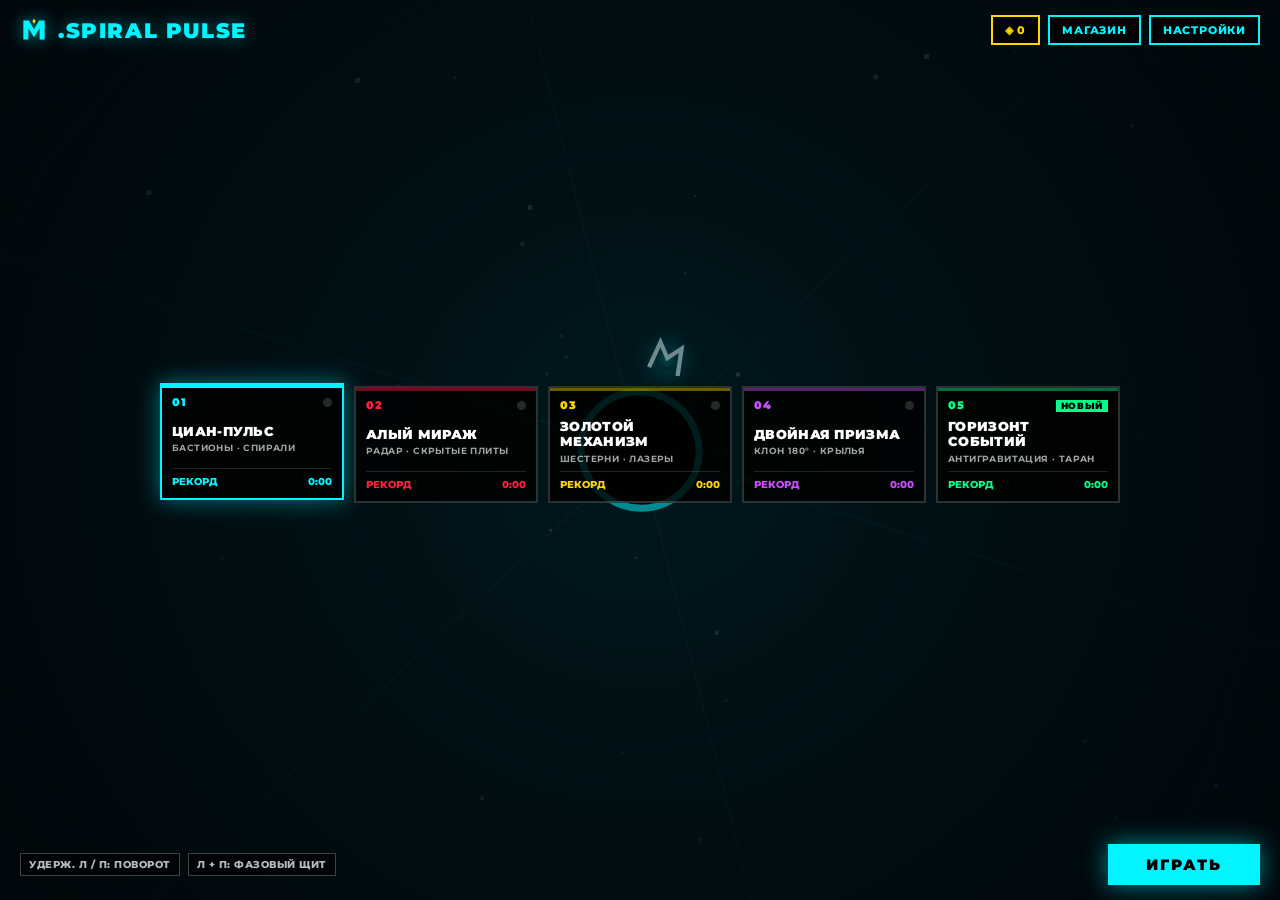
<file: index.html>
<!DOCTYPE html>
<html lang="ru">
<head>
  <meta charset="UTF-8" />
  <meta name="viewport" content="width=device-width, initial-scale=1.0, maximum-scale=1.0, user-scalable=no, viewport-fit=cover" />
  <title>.Spiral Pulse</title>
  <meta name="description" content=".Spiral Pulse — 3D радиальная аркада на реакцию" />
  <meta name="theme-color" content="#051016" />
  <meta name="mobile-web-app-capable" content="yes" />
  <meta name="apple-mobile-web-app-capable" content="yes" />
  <meta name="apple-mobile-web-app-status-bar-style" content="black-translucent" />
  <meta name="apple-mobile-web-app-title" content=".Spiral Pulse" />
  <link rel="manifest" href="./manifest.json" />
  <link rel="icon" type="image/png" sizes="192x192" href="./icon-192.png" />
  <link rel="apple-touch-icon" sizes="192x192" href="./icon-192.png" />
  <link rel="preconnect" href="https://fonts.googleapis.com" />
  <link rel="preconnect" href="https://fonts.gstatic.com" crossorigin />
  <link href="https://fonts.googleapis.com/css2?family=Montserrat:wght@600;700;800;900&display=swap" rel="stylesheet" />
  <link rel="stylesheet" href="./styles.css" />
</head>
<body>
  <!-- Native unrotated full-viewport Canvas (handles portrait->landscape internally for minimal latency) -->
  <canvas id="game"></canvas>

  <!-- Lightweight Landscape UI Layer -->
  <div id="uiLayer">
    <div id="timerBox">0:00</div>
    <div id="hudTopLeft">
      <div id="bestHud">РЕКОРД: 0:00</div>
      <button class="pillBtn" id="pauseBackBtn">МЕНЮ</button>
      <div id="coinHud">◈ 0</div>
    </div>
    <div id="eventBanner">ГРАДИЕНТ-ПОТОК</div>

    <!-- MAIN MENU -->
    <div id="menuOverlay" class="overlay">
      <div class="topBar">
        <div class="brandWrap">
          <svg class="brandIcon" viewBox="0 0 100 100" aria-hidden="true">
            <polygon points="12,84 12,16 32,16 50,48 68,16 88,16 88,84 70,84 70,44 50,76 30,44 30,84" fill="currentColor" style="color:var(--accent)"/>
            <polygon points="50,10 56,19 50,28 44,19" fill="#ffd800"/>
          </svg>
          <div class="brand">.SPIRAL PULSE</div>
        </div>
        <div class="topRight">
          <div id="menuCoins" class="pillBtn coinTag">◈ 0</div>
          <button id="installBtn" class="pillBtn">УСТАНОВИТЬ</button>
          <button id="shopOpenBtn" class="pillBtn">МАГАЗИН</button>
          <button id="settingsOpenBtn" class="pillBtn">НАСТРОЙКИ</button>
        </div>
      </div>

      <div class="levelsGrid" id="levelsGrid"></div>

      <div class="bottomBar">
        <div class="ctrlHints">
          <span id="hintTurn">УДЕРЖ. Л / П: ПОВОРОТ</span>
          <span id="hintPhase">Л + П: ФАЗОВЫЙ ЩИТ</span>
        </div>
        <button id="playBtn">ИГРАТЬ</button>
      </div>
    </div>

    <!-- SHOP MODAL -->
    <div id="shopModal" class="overlay hidden">
      <div class="modalPanel">
        <div class="modalHead">
          <div class="modalTitle" id="shopTitle">МАГАЗИН</div>
          <div class="headRight">
            <div id="shopCoins" class="pillBtn coinTag">◈ 0</div>
            <button id="shopCloseBtn" class="pillBtn">ЗАКРЫТЬ</button>
          </div>
        </div>

        <div class="shopLabel" id="skinsLabel">СКИНЫ</div>
        <div class="shopRow" id="skinsRow"></div>

        <div class="shopLabel" id="perksLabel">УЛУЧШЕНИЯ</div>
        <div class="shopRow" id="perksRow"></div>
      </div>
    </div>

    <!-- SETTINGS MODAL -->
    <div id="settingsModal" class="overlay hidden">
      <div class="modalPanel settingsPanel">
        <div class="modalHead">
          <div class="modalTitle" id="settingsTitle">НАСТРОЙКИ</div>
          <button id="settingsCloseBtn" class="pillBtn">ЗАКРЫТЬ</button>
        </div>

        <div class="setRow">
          <div class="setLabel" id="setLangLabel">ЯЗЫК / LANGUAGE</div>
          <div class="segGroup">
            <button id="langRuBtn" class="segBtn">РУССКИЙ</button>
            <button id="langEnBtn" class="segBtn">ENGLISH</button>
          </div>
        </div>

        <div class="setRow">
          <div class="setLabel" id="setSoundLabel">ЗВУК И МУЗЫКА</div>
          <div class="segGroup">
            <button id="soundOnBtn" class="segBtn">ВКЛ</button>
            <button id="soundOffBtn" class="segBtn">ВЫКЛ</button>
          </div>
        </div>

        <div class="setRow">
          <div class="setLabel" id="setVibeLabel">ВИБРАЦИЯ</div>
          <div class="segGroup">
            <button id="vibeOnBtn" class="segBtn">ВКЛ</button>
            <button id="vibeOffBtn" class="segBtn">ВЫКЛ</button>
          </div>
        </div>
      </div>
    </div>

    <!-- GAME OVER -->
    <div id="overOverlay" class="overlay hidden">
      <div class="overBox">
        <div id="overLevel" class="overLevel">01 · ЦИАН-ПУЛЬС</div>
        <div class="overTime" id="overTime">0:00</div>
        <div class="overMeta">
          <span id="overBest">РЕКОРД 0:00</span>
          <span id="overRunCoins" class="goldText">+0 ◈</span>
        </div>
        <div class="overBtns">
          <button id="retryBtn">ЗАНОВО</button>
          <button id="overMenuBtn" class="pillBtn">МЕНЮ</button>
        </div>
      </div>
    </div>
  </div>

  <script type="module" src="./main.js"></script>
</body>
</html>
</file>
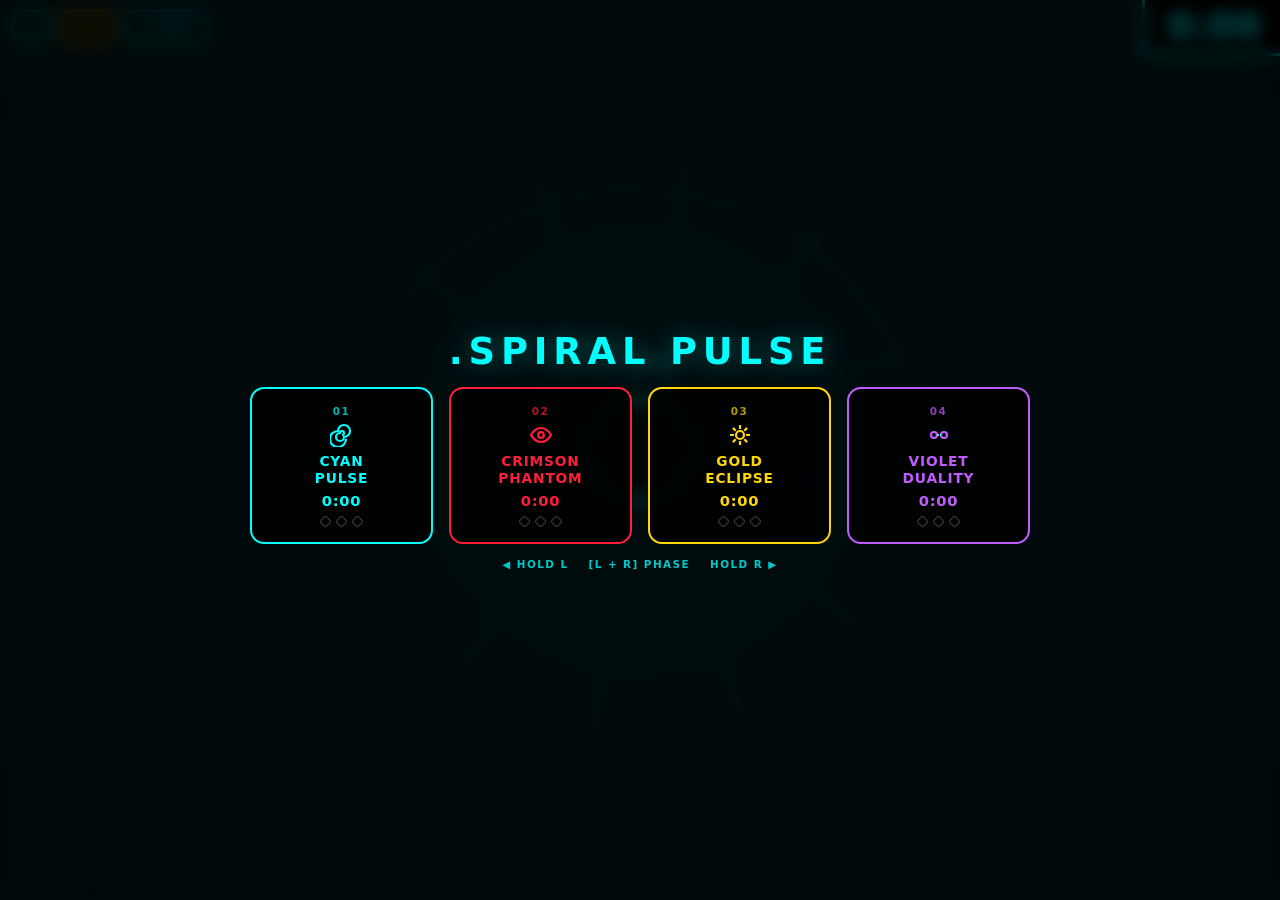
<file: spiral_pulse.html>
<!DOCTYPE html>
<html lang="ru">
<head>
    <meta charset="UTF-8">
    <meta name="viewport" content="width=device-width, initial-scale=1.0, maximum-scale=1.0, user-scalable=no, viewport-fit=cover">
    <title>.Spiral Pulse</title>
    <style>
        /* =========================================================================
           BASE RESET & STRICT LANDSCAPE VIEWPORT
           ========================================================================= */
        *, *::before, *::after {
            box-sizing: border-box;
            user-select: none;
            -webkit-user-select: none;
            -webkit-touch-callout: none;
            -webkit-tap-highlight-color: transparent;
            touch-action: none;
        }

        :root {
            --neon: #00ffff;
            --neon-dim: rgba(0, 255, 255, 0.28);
            --accent: #00ffff;
            --bg-void: #001417;
            --font-display: 'Orbitron', 'Eurostile', 'Bank Gothic', 'Rajdhani', 'Segoe UI', system-ui, -apple-system, sans-serif;
            --font-ui: 'Inter', 'Segoe UI', system-ui, -apple-system, sans-serif;
        }

        html, body {
            margin: 0;
            padding: 0;
            width: 100%;
            height: 100%;
            overflow: hidden;
            background-color: var(--bg-void);
            font-family: var(--font-ui);
            color: #ffffff;
        }

        /* Full-viewport horizontal container */
        #game-root {
            position: fixed;
            top: 0;
            left: 0;
            width: 100vw;
            height: 100vh;
            overflow: hidden;
            transform-origin: center center;
            background-color: var(--bg-void);
        }

        /* Auto-rotate 90deg clockwise on portrait screens */
        @media screen and (orientation: portrait) {
            #game-root {
                width: 100vh;
                height: 100vw;
                top: 50%;
                left: 50%;
                transform: translate(-50%, -50%) rotate(90deg);
            }
        }

        canvas {
            display: block;
            width: 100%;
            height: 100%;
            cursor: pointer;
        }

        .hidden {
            display: none !important;
        }

        /* =========================================================================
           HUD: TOP-RIGHT ICONIC TIMER, TOP-LEFT MINIMAL CONTROLS & STATUS BADGE
           ========================================================================= */
        #edge-vignette {
            position: absolute;
            inset: 0;
            pointer-events: none;
            z-index: 15;
            opacity: 0;
            transition: opacity 0.28s ease;
            box-shadow:
                inset 0 0 64px var(--neon-dim),
                inset 5px 0 26px rgba(56, 249, 215, 0.24),
                inset -5px 0 26px rgba(255, 30, 86, 0.24);
        }

        #timer-box {
            position: absolute;
            top: 0;
            right: 0;
            background: #000000;
            border-left: 3.5px solid var(--neon);
            border-bottom: 3.5px solid var(--neon);
            padding: 8px 18px 10px 22px;
            font-family: var(--font-display);
            font-weight: 900;
            font-size: clamp(1.25rem, 3.2vw, 2.2rem);
            color: var(--neon);
            letter-spacing: 0.05em;
            line-height: 1;
            z-index: 25;
            pointer-events: none;
            display: flex;
            align-items: center;
            gap: 10px;
            transition: box-shadow 0.35s ease, border-color 0.25s ease, color 0.25s ease;
        }

        #timer-box.glow {
            box-shadow: 0 0 32px var(--neon-dim);
        }

        #top-left-hud {
            position: absolute;
            top: 10px;
            left: 12px;
            z-index: 30;
            display: flex;
            align-items: center;
            gap: 8px;
        }

        .hud-btn {
            background: rgba(0, 0, 0, 0.82);
            border: 2px solid var(--neon);
            color: var(--neon);
            font-family: var(--font-display);
            font-weight: 800;
            font-size: 0.72rem;
            letter-spacing: 0.08em;
            padding: 7px 11px;
            border-radius: 10px;
            cursor: pointer;
            display: inline-flex;
            align-items: center;
            justify-content: center;
            gap: 6px;
            min-height: 34px;
            min-width: 36px;
            transition: transform 0.14s ease, box-shadow 0.2s ease, background-color 0.2s ease;
        }

        .hud-btn:hover {
            box-shadow: 0 0 16px -3px var(--neon);
            background: rgba(255, 255, 255, 0.08);
        }

        .hud-btn:active {
            transform: scale(0.93);
        }

        .coin-badge {
            background: rgba(0, 0, 0, 0.84);
            border: 2px solid #ffd60a;
            color: #ffd60a;
            font-family: var(--font-display);
            font-weight: 900;
            font-size: 0.75rem;
            padding: 6px 11px;
            border-radius: 10px;
            min-height: 34px;
            display: inline-flex;
            align-items: center;
            gap: 6px;
            pointer-events: none;
            letter-spacing: 0.05em;
        }

        .hud-pill {
            background: rgba(0, 0, 0, 0.76);
            border: 1.5px solid var(--neon);
            color: var(--neon);
            font-family: var(--font-display);
            font-weight: 800;
            font-size: 0.66rem;
            padding: 4px 8px;
            border-radius: 8px;
            pointer-events: none;
            letter-spacing: 0.08em;
            opacity: 0.92;
        }

        #dual-pill {
            border-color: #38f9d7;
            color: #38f9d7;
        }

        #status-badge {
            position: absolute;
            top: 12%;
            left: 50%;
            transform: translateX(-50%) scale(0.94);
            font-family: var(--font-display);
            font-weight: 900;
            font-size: clamp(0.9rem, 2.3vw, 1.4rem);
            letter-spacing: 0.26em;
            color: var(--neon);
            text-shadow: 0 0 24px var(--neon);
            z-index: 24;
            pointer-events: none;
            opacity: 0;
            transition: opacity 0.36s ease, transform 0.36s ease;
            white-space: nowrap;
        }

        #status-badge.visible {
            opacity: 0.96;
            transform: translateX(-50%) scale(1.04);
        }

        /* =========================================================================
           OVERLAYS: MENU, SHOP, PAUSE, GAME OVER
           ========================================================================= */
        #overlay {
            position: absolute;
            inset: 0;
            display: flex;
            flex-direction: column;
            align-items: center;
            justify-content: center;
            background: rgba(0, 0, 0, 0.66);
            backdrop-filter: blur(8px);
            -webkit-backdrop-filter: blur(8px);
            z-index: 35;
            padding: 14px 20px;
            transition: opacity 0.26s ease;
        }

        #overlay.fade-out {
            opacity: 0;
            pointer-events: none;
        }

        .game-title {
            font-family: var(--font-display);
            font-weight: 900;
            font-size: clamp(1.35rem, 3.6vw, 2.3rem);
            letter-spacing: 0.16em;
            color: var(--neon);
            text-shadow: 0 0 26px var(--neon-dim);
            margin: 0 0 14px 0;
            text-transform: uppercase;
        }

        /* Strictly 4-card sleek horizontal grid */
        .levels-grid {
            display: grid;
            grid-template-columns: repeat(4, minmax(0, 1fr));
            gap: clamp(8px, 1.5vw, 16px);
            width: 100%;
            max-width: 780px;
        }

        .level-card {
            background: rgba(0, 0, 0, 0.85);
            border: 2px solid var(--card-col);
            color: var(--card-col);
            border-radius: 14px;
            padding: clamp(10px, 1.8vw, 16px) 10px;
            cursor: pointer;
            display: flex;
            flex-direction: column;
            align-items: center;
            justify-content: space-between;
            gap: 6px;
            text-align: center;
            transition: transform 0.2s cubic-bezier(0.22, 1, 0.36, 1), box-shadow 0.22s ease, background-color 0.2s ease;
        }

        .level-card:hover {
            transform: translateY(-4px);
            box-shadow: 0 0 24px -4px var(--card-col);
            background: rgba(255, 255, 255, 0.06);
        }

        .level-card:active {
            transform: scale(0.95);
        }

        .lvl-num {
            font-family: var(--font-display);
            font-size: 0.65rem;
            font-weight: 800;
            letter-spacing: 0.14em;
            opacity: 0.72;
        }

        .lvl-name {
            font-family: var(--font-display);
            font-size: clamp(0.68rem, 1.35vw, 0.86rem);
            font-weight: 900;
            letter-spacing: 0.06em;
            line-height: 1.2;
        }

        .lvl-best {
            font-family: var(--font-display);
            font-size: clamp(0.74rem, 1.4vw, 0.92rem);
            font-weight: 800;
            letter-spacing: 0.05em;
        }

        .medals-row {
            display: flex;
            align-items: center;
            gap: 7px;
            margin-top: 2px;
        }

        .medal {
            width: 9px;
            height: 9px;
            border-radius: 2px;
            transform: rotate(45deg);
            border: 1.5px solid rgba(255, 255, 255, 0.24);
            background: transparent;
        }

        .medal.bronze.earned {
            background: #cd7f32;
            border-color: #f4b77b;
            box-shadow: 0 0 8px #cd7f32;
        }

        .medal.silver.earned {
            background: #d8e2ec;
            border-color: #ffffff;
            box-shadow: 0 0 8px #d8e2ec;
        }

        .medal.gold.earned {
            background: #ffd60a;
            border-color: #fff3a1;
            box-shadow: 0 0 10px #ffd60a;
        }

        .controls-strip {
            display: flex;
            align-items: center;
            justify-content: center;
            gap: 20px;
            margin-top: 14px;
            font-family: var(--font-display);
            font-size: 0.65rem;
            font-weight: 700;
            letter-spacing: 0.14em;
            color: var(--neon);
            opacity: 0.78;
        }

        /* Shop Modal View */
        .shop-panel {
            width: 100%;
            max-width: 560px;
            display: flex;
            flex-direction: column;
            align-items: center;
            gap: 12px;
        }

        .shop-tabs {
            display: flex;
            gap: 10px;
        }

        .shop-tab {
            font-family: var(--font-display);
            font-weight: 800;
            font-size: 0.74rem;
            letter-spacing: 0.12em;
            padding: 7px 18px;
            border-radius: 9px;
            border: 2px solid rgba(255, 255, 255, 0.22);
            background: rgba(0, 0, 0, 0.74);
            color: rgba(255, 255, 255, 0.65);
            cursor: pointer;
            transition: all 0.18s ease;
        }

        .shop-tab.active {
            border-color: var(--neon);
            color: var(--neon);
            box-shadow: 0 0 16px -4px var(--neon);
        }

        .shop-grid {
            display: grid;
            grid-template-columns: repeat(3, minmax(0, 1fr));
            gap: 12px;
            width: 100%;
        }

        .shop-card {
            background: rgba(0, 0, 0, 0.86);
            border: 2px solid rgba(255, 255, 255, 0.2);
            color: var(--neon);
            border-radius: 13px;
            padding: 12px 10px;
            display: flex;
            flex-direction: column;
            align-items: center;
            gap: 6px;
            cursor: pointer;
            transition: transform 0.16s ease, box-shadow 0.2s ease, border-color 0.2s ease;
        }

        .shop-card:hover {
            transform: translateY(-2px);
            border-color: var(--neon);
        }

        .shop-card.owned {
            border-color: var(--neon);
        }

        .shop-card.equipped {
            border-color: var(--neon);
            box-shadow: 0 0 20px -3px var(--neon);
            background: rgba(255, 255, 255, 0.08);
        }

        .shop-card:active {
            transform: scale(0.95);
        }

        .shop-label {
            font-family: var(--font-display);
            font-weight: 900;
            font-size: 0.8rem;
            letter-spacing: 0.08em;
        }

        .shop-sub {
            font-family: var(--font-display);
            font-size: 0.58rem;
            letter-spacing: 0.08em;
            opacity: 0.72;
        }

        .shop-status {
            font-family: var(--font-display);
            font-weight: 800;
            font-size: 0.72rem;
            letter-spacing: 0.06em;
        }

        /* Compact Modal Card (Pause & Game Over) */
        .modal-card {
            background: rgba(0, 0, 0, 0.88);
            border: 2px solid var(--neon);
            border-radius: 16px;
            padding: 18px 28px;
            display: flex;
            flex-direction: column;
            align-items: center;
            gap: 10px;
            min-width: 264px;
            box-shadow: 0 0 36px -8px var(--neon);
        }

        .go-header {
            display: flex;
            align-items: center;
            gap: 8px;
            font-family: var(--font-display);
            font-size: 0.72rem;
            font-weight: 800;
            letter-spacing: 0.12em;
            color: var(--neon);
        }

        .record-tag {
            background: #ffd60a;
            color: #000000;
            font-size: 0.6rem;
            font-weight: 900;
            padding: 2px 7px;
            border-radius: 5px;
            letter-spacing: 0.1em;
        }

        .go-time {
            font-family: var(--font-display);
            font-weight: 900;
            font-size: clamp(2rem, 5vw, 3.1rem);
            color: var(--neon);
            letter-spacing: 0.05em;
            line-height: 1.05;
        }

        .go-stats {
            display: flex;
            align-items: center;
            gap: 16px;
            font-family: var(--font-display);
            font-size: 0.78rem;
            font-weight: 800;
        }

        .btn-row {
            display: flex;
            align-items: center;
            gap: 10px;
            margin-top: 4px;
        }

        .cta-btn {
            background: var(--neon);
            color: #000000;
            border: 2px solid var(--neon);
            border-radius: 10px;
            padding: 9px 24px;
            font-family: var(--font-display);
            font-weight: 900;
            font-size: 0.82rem;
            letter-spacing: 0.12em;
            cursor: pointer;
            box-shadow: 0 0 22px -4px var(--neon);
            transition: transform 0.14s ease, filter 0.2s ease;
        }

        .cta-btn:hover {
            filter: brightness(1.12);
        }

        .cta-btn:active {
            transform: scale(0.94);
        }
    </style>
</head>
<body>
    <div id="game-root">
        <canvas id="gameCanvas"></canvas>
        <div id="edge-vignette"></div>

        <!-- Top-Left Minimal HUD -->
        <div id="top-left-hud">
            <button id="btn-pause" class="hud-btn hidden" aria-label="Pause">
                <svg width="14" height="14" viewBox="0 0 24 24" fill="currentColor">
                    <rect x="6" y="4" width="4" height="16" rx="1"></rect>
                    <rect x="14" y="4" width="4" height="16" rx="1"></rect>
                </svg>
            </button>
            <button id="btn-sound" class="hud-btn" aria-label="Toggle Sound">
                <svg id="icon-sound-on" width="14" height="14" viewBox="0 0 24 24" fill="none" stroke="currentColor" stroke-width="2.4" stroke-linecap="round" stroke-linejoin="round">
                    <polygon points="11 5 6 9 2 9 2 15 6 15 11 19 11 5"></polygon>
                    <path d="M15.54 8.46a5 5 0 0 1 0 7.07"></path>
                    <path d="M19.07 4.93a10 10 0 0 1 0 14.14"></path>
                </svg>
                <svg id="icon-sound-off" class="hidden" width="14" height="14" viewBox="0 0 24 24" fill="none" stroke="currentColor" stroke-width="2.4" stroke-linecap="round" stroke-linejoin="round">
                    <polygon points="11 5 6 9 2 9 2 15 6 15 11 19 11 5"></polygon>
                    <line x1="23" y1="9" x2="17" y2="15"></line>
                    <line x1="17" y1="9" x2="23" y2="15"></line>
                </svg>
            </button>
            <div class="coin-badge">
                <svg width="13" height="13" viewBox="0 0 24 24" fill="none" stroke="#ffd60a" stroke-width="2.6">
                    <polygon points="12 2 21 12 12 22 3 12 12 2"/>
                    <circle cx="12" cy="12" r="2.6" fill="#ffd60a"/>
                </svg>
                <span id="coin-count">0</span>
            </div>
            <button id="btn-shop" class="hud-btn" aria-label="Shop">
                <svg width="13" height="13" viewBox="0 0 24 24" fill="none" stroke="currentColor" stroke-width="2.4">
                    <polygon points="12 2 15.09 8.26 22 9.27 17 14.14 18.18 21.02 12 17.77 5.82 21.02 7 14.14 2 9.27 8.91 8.26 12 2"/>
                </svg>
                <span>SHOP</span>
            </button>
            <span id="size-pill" class="hud-pill hidden">1.00x</span>
            <span id="dual-pill" class="hud-pill hidden">DUAL</span>
        </div>

        <!-- Iconic Top-Right Black-Bordered Timer -->
        <div id="timer-box">
            <span id="timer-val">0:00</span>
        </div>

        <!-- Subtle Smoothly Fading Event Badge -->
        <div id="status-badge">3D HYPER-TUNNEL</div>

        <!-- Overlay: Main Menu / Shop / Pause / Game Over -->
        <div id="overlay">
            <h1 id="main-title" class="game-title">.Spiral Pulse</h1>

            <!-- 1. MAIN MENU (STRICTLY 4 UNIQUE LEVELS) -->
            <div id="menu-view" style="width:100%; display:flex; flex-direction:column; align-items:center;">
                <div class="levels-grid">
                    <!-- 01 · CYAN PULSE -->
                    <div class="level-card" data-level="0" style="--card-col: #00ffff;">
                        <div class="lvl-num">01</div>
                        <svg width="24" height="24" viewBox="0 0 24 24" fill="none" stroke="currentColor" stroke-width="2.2">
                            <path d="M12 12a2 2 0 1 0-2-2 4 4 0 1 0 4 4 6 6 0 1 0-6-6 8 8 0 1 0 8 8"/>
                        </svg>
                        <div class="lvl-name">CYAN<br>PULSE</div>
                        <div class="lvl-best" id="best-0">0:00</div>
                        <div class="medals-row">
                            <span class="medal bronze" id="m-0-b"></span>
                            <span class="medal silver" id="m-0-s"></span>
                            <span class="medal gold" id="m-0-g"></span>
                        </div>
                    </div>

                    <!-- 02 · CRIMSON PHANTOM -->
                    <div class="level-card" data-level="1" style="--card-col: #ff1e38;">
                        <div class="lvl-num">02</div>
                        <svg width="24" height="24" viewBox="0 0 24 24" fill="none" stroke="currentColor" stroke-width="2.2">
                            <path d="M2 12s3.5-7 10-7 10 7 10 7-3.5 7-10 7-10-7-10-7Z"/>
                            <circle cx="12" cy="12" r="2.8"/>
                        </svg>
                        <div class="lvl-name">CRIMSON<br>PHANTOM</div>
                        <div class="lvl-best" id="best-1">0:00</div>
                        <div class="medals-row">
                            <span class="medal bronze" id="m-1-b"></span>
                            <span class="medal silver" id="m-1-s"></span>
                            <span class="medal gold" id="m-1-g"></span>
                        </div>
                    </div>

                    <!-- 03 · GOLD ECLIPSE -->
                    <div class="level-card" data-level="2" style="--card-col: #ffd60a;">
                        <div class="lvl-num">03</div>
                        <svg width="24" height="24" viewBox="0 0 24 24" fill="none" stroke="currentColor" stroke-width="2.2">
                            <circle cx="12" cy="12" r="4"/>
                            <path d="M12 2v4M12 18v4M2 12h4M18 12h4M4.9 4.9l2.8 2.8M16.3 16.3l2.8 2.8M19.1 4.9l-2.8 2.8M7.7 16.3l-2.8 2.8"/>
                        </svg>
                        <div class="lvl-name">GOLD<br>ECLIPSE</div>
                        <div class="lvl-best" id="best-2">0:00</div>
                        <div class="medals-row">
                            <span class="medal bronze" id="m-2-b"></span>
                            <span class="medal silver" id="m-2-s"></span>
                            <span class="medal gold" id="m-2-g"></span>
                        </div>
                    </div>

                    <!-- 04 · VIOLET DUALITY -->
                    <div class="level-card" data-level="3" style="--card-col: #c05cff;">
                        <div class="lvl-num">04</div>
                        <svg width="24" height="24" viewBox="0 0 24 24" fill="none" stroke="currentColor" stroke-width="2.2">
                            <circle cx="7" cy="12" r="3"/>
                            <circle cx="17" cy="12" r="3"/>
                            <line x1="10" y1="12" x2="14" y2="12" stroke="#38f9d7" stroke-dasharray="2 1"/>
                        </svg>
                        <div class="lvl-name">VIOLET<br>DUALITY</div>
                        <div class="lvl-best" id="best-3">0:00</div>
                        <div class="medals-row">
                            <span class="medal bronze" id="m-3-b"></span>
                            <span class="medal silver" id="m-3-s"></span>
                            <span class="medal gold" id="m-3-g"></span>
                        </div>
                    </div>
                </div>

                <div class="controls-strip">
                    <span>◀ HOLD L</span>
                    <span>[L + R] PHASE</span>
                    <span>HOLD R ▶</span>
                </div>
            </div>

            <!-- 2. SHOP MODAL (SKINS & PERKS) -->
            <div id="shop-view" class="shop-panel hidden">
                <div class="shop-tabs">
                    <button id="tab-skins" class="shop-tab active">SKINS</button>
                    <button id="tab-perks" class="shop-tab">PERKS</button>
                </div>

                <div id="shop-skins-grid" class="shop-grid">
                    <div class="shop-card" data-skin="M">
                        <svg width="36" height="36" viewBox="-16 -16 32 32" fill="none" stroke="currentColor" stroke-width="2.7" stroke-linejoin="miter">
                            <path d="M -10 10 L -7 -10 L 0 -2 L 7 -10 L 10 10"/>
                        </svg>
                        <div class="shop-label">M</div>
                        <div id="skin-status-M" class="shop-status">ACTIVE</div>
                    </div>
                    <div class="shop-card" data-skin="A">
                        <svg width="36" height="36" viewBox="-16 -16 32 32" fill="none" stroke="currentColor" stroke-width="2.7" stroke-linejoin="miter">
                            <path d="M -10 10 L 0 -11 L 10 10 M -6 3 L 6 3"/>
                        </svg>
                        <div class="shop-label">A</div>
                        <div id="skin-status-A" class="shop-status">15 ◈</div>
                    </div>
                    <div class="shop-card" data-skin="X">
                        <svg width="36" height="36" viewBox="-16 -16 32 32" fill="none" stroke="currentColor" stroke-width="2.7" stroke-linejoin="miter">
                            <path d="M -9 -10 L 9 10 M 9 -10 L -9 10"/>
                        </svg>
                        <div class="shop-label">X</div>
                        <div id="skin-status-X" class="shop-status">30 ◈</div>
                    </div>
                </div>

                <div id="shop-perks-grid" class="shop-grid hidden">
                    <div class="shop-card" data-perk="MAGNET">
                        <svg width="30" height="30" viewBox="0 0 24 24" fill="none" stroke="currentColor" stroke-width="2.2">
                            <path d="M6 4v7a6 6 0 0 0 12 0V4"/>
                            <line x1="6" y1="8" x2="10" y2="8"/>
                            <line x1="14" y1="8" x2="18" y2="8"/>
                        </svg>
                        <div class="shop-label">MAGNET</div>
                        <div class="shop-sub">PULL COINS</div>
                        <div id="perk-status-MAGNET" class="shop-status">20 ◈</div>
                    </div>
                    <div class="shop-card" data-perk="PHASE_PLUS">
                        <svg width="30" height="30" viewBox="0 0 24 24" fill="none" stroke="currentColor" stroke-width="2.2">
                            <circle cx="12" cy="12" r="8"/>
                            <path d="M12 8v8M8 12h8"/>
                        </svg>
                        <div class="shop-label">PHASE+</div>
                        <div class="shop-sub">4.0s SHIELD</div>
                        <div id="perk-status-PHASE_PLUS" class="shop-status">25 ◈</div>
                    </div>
                    <div class="shop-card" data-perk="STABILIZER">
                        <svg width="30" height="30" viewBox="0 0 24 24" fill="none" stroke="currentColor" stroke-width="2.2">
                            <polygon points="12 3 21 12 12 21 3 12 12 3"/>
                            <circle cx="12" cy="12" r="3"/>
                        </svg>
                        <div class="shop-label">STABILIZER</div>
                        <div class="shop-sub">MAX 1.55x</div>
                        <div id="perk-status-STABILIZER" class="shop-status">35 ◈</div>
                    </div>
                </div>

                <button id="btn-shop-back" class="hud-btn" style="padding: 8px 24px;">BACK</button>
            </div>

            <!-- 3. PAUSE MODAL -->
            <div id="pause-view" class="modal-card hidden">
                <div class="go-header">PAUSED</div>
                <div class="btn-row">
                    <button id="btn-resume" class="cta-btn">RESUME</button>
                    <button id="btn-pause-retry" class="hud-btn">RETRY</button>
                    <button id="btn-pause-menu" class="hud-btn">MENU</button>
                </div>
            </div>

            <!-- 4. GAME OVER MODAL -->
            <div id="gameover-view" class="modal-card hidden">
                <div class="go-header">
                    <span id="go-level-name">01 · CYAN PULSE</span>
                    <span id="go-record-badge" class="record-tag hidden">NEW BEST</span>
                </div>
                <div id="go-time" class="go-time">0:00</div>
                <div class="go-stats">
                    <span style="color:#ffd60a;">+<span id="go-coins">0</span> ◈</span>
                    <span id="go-medal-label" class="hidden">★ BRONZE</span>
                </div>
                <div class="btn-row">
                    <button id="btn-retry" class="cta-btn">RETRY</button>
                    <button id="btn-go-menu" class="hud-btn">MENU</button>
                </div>
            </div>
        </div>
    </div>

    <script>
        /**
         * .SPIRAL PULSE — Final Self-Contained 2.5D/3D Arcade Engine
         * Zero external dependencies | Pure HTML5 Canvas + Procedural Web Audio API
         * - Strictly landscape (auto-rotates 90deg on portrait screens with remapped multi-touch)
         * - Strictly 4 unique levels: Cyan Pulse, Crimson Phantom, Gold Eclipse, Violet Duality
         * - NO Slow-Mo: replaced with epic 20:00–30:00 "3D HYPER-TUNNEL" dive + energetic musical drop
         * - Level 4 completely reworked: Dual Character Split (180° synced pair + energy tether +
         *   100% centrally symmetric obstacle adaptation + tactical clone survival & auto re-split)
         * - Contact physics (elastic side micro-bounce, wall vibration, ricocheting sparks) +
         *   18-shard rigid-body shatter with core & wall ricochets on clone loss or death
         */

        'use strict';

        // =========================================================================
        // DOM REFERENCES
        // =========================================================================
        const canvas = document.getElementById('gameCanvas');
        const ctx = canvas.getContext('2d', { alpha: false });
        const edgeVignette = document.getElementById('edge-vignette');
        const timerBox = document.getElementById('timer-box');
        const timerVal = document.getElementById('timer-val');
        const statusBadge = document.getElementById('status-badge');
        const overlay = document.getElementById('overlay');
        const mainTitle = document.getElementById('main-title');
        const menuView = document.getElementById('menu-view');
        const shopView = document.getElementById('shop-view');
        const pauseView = document.getElementById('pause-view');
        const gameoverView = document.getElementById('gameover-view');

        const btnPause = document.getElementById('btn-pause');
        const btnSound = document.getElementById('btn-sound');
        const iconSoundOn = document.getElementById('icon-sound-on');
        const iconSoundOff = document.getElementById('icon-sound-off');
        const btnShop = document.getElementById('btn-shop');
        const btnShopBack = document.getElementById('btn-shop-back');
        const tabSkins = document.getElementById('tab-skins');
        const tabPerks = document.getElementById('tab-perks');
        const shopSkinsGrid = document.getElementById('shop-skins-grid');
        const shopPerksGrid = document.getElementById('shop-perks-grid');
        const btnResume = document.getElementById('btn-resume');
        const btnPauseRetry = document.getElementById('btn-pause-retry');
        const btnPauseMenu = document.getElementById('btn-pause-menu');
        const btnRetry = document.getElementById('btn-retry');
        const btnGoMenu = document.getElementById('btn-go-menu');

        const coinCountEl = document.getElementById('coin-count');
        const sizePill = document.getElementById('size-pill');
        const dualPill = document.getElementById('dual-pill');
        const goLevelName = document.getElementById('go-level-name');
        const goRecordBadge = document.getElementById('go-record-badge');
        const goTime = document.getElementById('go-time');
        const goCoins = document.getElementById('go-coins');
        const goMedalLabel = document.getElementById('go-medal-label');

        const TWO_PI = Math.PI * 2;
        const MEDAL_TIMES = { bronze: 15, silver: 30, gold: 45 };

        // =========================================================================
        // STRICTLY 4 UNIQUE LEVELS
        // =========================================================================
        const LEVELS = [
            {
                id: 0,
                code: '01 · CYAN PULSE',
                bgRGB: [0, 34, 38],       // #002226
                bgDarkRGB: [0, 16, 18],
                fgRGB: [0, 255, 255],     // #00ffff
                accentRGB: [120, 255, 255],
                baseSpeed: 126,
                bpm: 128,
                rotSpeed: 0.31,
                tiltAmp: 0.026,
                style3D: 'tunnel_dive',
                patterns: ['snail_stair', 'trefoil_gate', 'anvil_arc', 'wide_gate'],
                hyperPatterns: ['hyper_corridor', 'hyper_snail', 'hyper_trefoil']
            },
            {
                id: 1,
                code: '02 · CRIMSON PHANTOM',
                bgRGB: [34, 2, 5],        // #220205
                bgDarkRGB: [17, 1, 3],
                fgRGB: [255, 30, 56],     // #ff1e38
                accentRGB: [255, 130, 145],
                baseSpeed: 132,
                bpm: 134,
                rotSpeed: -0.36,
                tiltAmp: 0.032,
                style3D: 'cinematic_bank',
                patterns: ['radar_wedges', 'phantom_gate', 'split_arch', 'phantom_stair'],
                hyperPatterns: ['hyper_phantom_corridor', 'hyper_corridor', 'hyper_split_run']
            },
            {
                id: 2,
                code: '03 · GOLD ECLIPSE',
                bgRGB: [28, 22, 0],       // #1c1600
                bgDarkRGB: [14, 11, 0],
                fgRGB: [255, 214, 10],    // #ffd60a
                accentRGB: [255, 242, 140],
                baseSpeed: 136,
                bpm: 138,
                rotSpeed: 0.40,
                tiltAmp: 0.035,
                style3D: 'iso_orbital',
                patterns: ['gear_sector', 'trefoil_gate', 'anvil_arc', 'wide_gate'],
                hyperPatterns: ['hyper_gear_corridor', 'hyper_corridor', 'hyper_trefoil']
            },
            {
                id: 3,
                code: '04 · VIOLET DUALITY',
                bgRGB: [20, 4, 36],       // #140424
                bgDarkRGB: [10, 2, 20],
                fgRGB: [192, 92, 255],    // #c05cff
                accentRGB: [56, 249, 215],// #38f9d7
                baseSpeed: 134,
                bpm: 142,
                rotSpeed: 0.44,
                tiltAmp: 0.036,
                style3D: 'dual_wave',
                // 100% centrally symmetric (180°-mirrored) patterns for guaranteed fair dual play
                patterns: ['dual_breathing', 'dual_spiral', 'dual_corridor', 'dual_anvil'],
                hyperPatterns: ['hyper_dual_slalom', 'hyper_dual_breathing', 'hyper_dual_spiral']
            }
        ];

        const SKINS = {
            M: { id: 'M', cost: 0 },
            A: { id: 'A', cost: 15 },
            X: { id: 'X', cost: 30 }
        };

        const PERKS = {
            MAGNET: { id: 'MAGNET', cost: 20 },
            PHASE_PLUS: { id: 'PHASE_PLUS', cost: 25 },
            STABILIZER: { id: 'STABILIZER', cost: 35 }
        };

        // =========================================================================
        // GLOBAL GAME STATE
        // =========================================================================
        const state = {
            mode: 'MENU', // 'MENU' | 'PLAYING' | 'PAUSED' | 'DYING' | 'GAMEOVER'
            levelIndex: 0,
            elapsed: 0,
            lastTime: 0,
            speedMult: 1.0,
            gameOverGuardTimer: 0,

            // Persisted meta
            bestTimes: [0, 0, 0, 0],
            coins: 0,
            runCoins: 0,
            unlockedSkins: ['M'],
            equippedSkin: 'M',
            ownedPerks: [],
            soundEnabled: true,

            // Viewport & logical polar geometry
            width: 800,
            height: 450,
            centerRadius: 24,
            orbitRadius: 36,
            spawnRadius: 720,

            // Player physics & irreversible growth
            playerAngle: -Math.PI / 2,
            playerAngVel: 0,
            playerRadOffset: 0,
            playerRadVel: 0,
            playerScale: 1.0,
            basePlayerHeight: 11.5,
            basePlayerHalfArc: 0.130,

            // Level 4 Dual Character Split State
            splitState: 'NONE', // 'NONE' | 'SOLO_WARMUP' | 'DUAL' | 'SOLO_RECOVERY'
            splitAnim: 0,       // 0 -> 1 smooth orbital separation into 180° opposite pair
            resplitTimer: 0,    // counts down 9.0s in SOLO_RECOVERY before auto re-split
            splitInvulnTimer: 0,// brief invulnerability on split / clone loss

            // Phase Shield (Hold Left + Right)
            phaseActive: false,
            phaseCharge: 3.0,
            phaseMax: 3.0,
            phaseHeldTotal: 0,
            phaseCooldownLock: false,

            // Timers & feedback
            nearMissCooldown: 0,
            scrapeSfxTimer: 0,
            badgeTimer: 0,
            badgeActive3D: false,

            // 3D HYPER-TUNNEL EVENT (20:00 – 30:00) & OVERDRIVE (30:00+)
            isHyperTunnel: false,
            hyperBlend: 0,
            overdriveFlash: 0,
            chromaFlash: 0,

            // Real-time 3D Projection state
            depth3D: 0,
            camPitch: 0,
            camRoll: 0,
            fov3D: 680,

            // Camera & smooth spring recoil
            worldAngle: 0,
            worldRotVel: 0,
            worldRotTarget: 0,
            rotSwitchTimer: 5.5,
            camZoom: 1.0,
            camTilt: 0,
            camRecoilX: 0,
            camRecoilY: 0,
            camRecoilVx: 0,
            camRecoilVy: 0,
            beatPulse: 0,
            tunnelPhase: 0,
            harmonicPhase: 0,

            // Hit-stop, shatter shards & visual FX
            hitStopTimer: 0,
            deathTimer: 0,
            impactFlashes: [],
            shards: [],
            warpStreaks: [],
            corePulses: [],

            // Level entities
            walls: [],
            lasers: [],
            laserTimer: 2.6,
            collectibles: [],
            sparks: [],
            popups: []
        };

        // Pre-populate 3D radial warp streaks for the 20:00–30:00 Hyper-Tunnel
        function initWarpStreaks() {
            state.warpStreaks = [];
            for (let i = 0; i < 44; i++) {
                state.warpStreaks.push({
                    angle: Math.random() * TWO_PI,
                    radius: 80 + Math.random() * 440,
                    z: -560 + Math.random() * 680,
                    speed: 520 + Math.random() * 460,
                    len: 48 + Math.random() * 72
                });
            }
        }
        initWarpStreaks();

        // =========================================================================
        // PERSISTENCE (localStorage) & HAPTICS
        // =========================================================================
        function loadProgress() {
            try {
                const b = JSON.parse(localStorage.getItem('sp_v4_bests'));
                if (Array.isArray(b) && b.length === 4) state.bestTimes = b;
                const c = parseInt(localStorage.getItem('sp_v4_coins'), 10);
                if (!isNaN(c)) state.coins = c;
                const s = JSON.parse(localStorage.getItem('sp_v4_skins'));
                if (Array.isArray(s) && s.length > 0) state.unlockedSkins = s;
                const eq = localStorage.getItem('sp_v4_equipped');
                if (eq && SKINS[eq]) state.equippedSkin = eq;
                const p = JSON.parse(localStorage.getItem('sp_v4_perks'));
                if (Array.isArray(p)) state.ownedPerks = p;
            } catch (e) {}
        }

        function saveProgress() {
            try {
                localStorage.setItem('sp_v4_bests', JSON.stringify(state.bestTimes));
                localStorage.setItem('sp_v4_coins', String(state.coins));
                localStorage.setItem('sp_v4_skins', JSON.stringify(state.unlockedSkins));
                localStorage.setItem('sp_v4_equipped', state.equippedSkin);
                localStorage.setItem('sp_v4_perks', JSON.stringify(state.ownedPerks));
            } catch (e) {}
        }

        function hasPerk(id) {
            return state.ownedPerks.includes(id);
        }

        function vibrate(pattern) {
            try {
                if (navigator && typeof navigator.vibrate === 'function') {
                    navigator.vibrate(pattern);
                }
            } catch (e) {}
        }

        // =========================================================================
        // MATH, COLOR & 3D PERSPECTIVE PROJECTION ENGINE
        // =========================================================================
        function clamp(v, lo, hi) {
            return v < lo ? lo : (v > hi ? hi : v);
        }

        function lerp(a, b, t) {
            return a + (b - a) * clamp(t, 0, 1);
        }

        function damp(current, target, lambda, dt) {
            return current + (target - current) * (1 - Math.exp(-lambda * dt));
        }

        function smoothstep(t) {
            const x = clamp(t, 0, 1);
            return x * x * (3 - 2 * x);
        }

        function normAngle(a) {
            a %= TWO_PI;
            return a < 0 ? a + TWO_PI : a;
        }

        function angleDiff(from, to) {
            let d = normAngle(to - from);
            if (d > Math.PI) d -= TWO_PI;
            return d;
        }

        function isAngleInArc(angle, start, end) {
            const a = normAngle(angle);
            const s = normAngle(start);
            const e = normAngle(end);
            if (Math.abs(end - start) >= TWO_PI - 0.001) return true;
            if (s <= e) return a >= s && a <= e;
            return a >= s || a <= e;
        }

        function formatTime(sec) {
            const s = Math.floor(sec);
            const cs = Math.floor((sec - s) * 100);
            return `${s}:${cs < 10 ? '0' : ''}${cs}`;
        }

        function rgbStr(arr, mult = 1, alpha = 1) {
            const r = clamp(Math.round(arr[0] * mult), 0, 255);
            const g = clamp(Math.round(arr[1] * mult), 0, 255);
            const b = clamp(Math.round(arr[2] * mult), 0, 255);
            return alpha < 1 ? `rgba(${r},${g},${b},${alpha})` : `rgb(${r},${g},${b})`;
        }

        function applyLevelTheme(lvlIdx) {
            const lvl = LEVELS[lvlIdx];
            document.documentElement.style.setProperty('--neon', rgbStr(lvl.fgRGB));
            document.documentElement.style.setProperty('--neon-dim', rgbStr(lvl.fgRGB, 1, 0.36));
            document.documentElement.style.setProperty('--accent', rgbStr(lvl.accentRGB));
            document.documentElement.style.setProperty('--bg-void', rgbStr(lvl.bgDarkRGB));
        }

        // Cached per-frame 3D trig values for fast 60fps perspective projection
        const cam3D = {
            cx: 400, cy: 225,
            cosY: 1, sinY: 0,
            cosP: 1, sinP: 0,
            cosR: 1, sinR: 0,
            zoom: 1, fov: 680,
            rx: 0, ry: 0
        };

        function updateCam3DMatrices() {
            const yaw = state.worldAngle + state.camTilt;
            cam3D.cx = state.width * 0.5;
            cam3D.cy = state.height * 0.5;
            cam3D.cosY = Math.cos(yaw);
            cam3D.sinY = Math.sin(yaw);
            cam3D.cosP = Math.cos(state.camPitch);
            cam3D.sinP = Math.sin(state.camPitch);
            cam3D.cosR = Math.cos(state.camRoll);
            cam3D.sinR = Math.sin(state.camRoll);
            cam3D.zoom = state.camZoom;
            cam3D.fov = state.fov3D;
            cam3D.rx = state.camRecoilX;
            cam3D.ry = state.camRecoilY;
        }

        /**
         * True 3D perspective projection from logical arena space (x, y, z) to 2D Canvas pixels.
         * z > 0 extrudes monolith walls vertically toward the viewer; z < 0 recedes into the tunnel.
         */
        function proj3D(x, y, z) {
            const rx = x * cam3D.cosY - y * cam3D.sinY;
            const ry = x * cam3D.sinY + y * cam3D.cosY;
            const x1 = rx * cam3D.cosR + z * cam3D.sinR;
            const z1 = -rx * cam3D.sinR + z * cam3D.cosR;
            const y2 = ry * cam3D.cosP - z1 * cam3D.sinP;
            const z2 = ry * cam3D.sinP + z1 * cam3D.cosP;
            const denom = Math.max(135, cam3D.fov - z2);
            const scale = (cam3D.fov / denom) * cam3D.zoom;
            return {
                x: cam3D.cx + x1 * scale + cam3D.rx,
                y: cam3D.cy + y2 * scale + cam3D.ry,
                z: z2,
                s: scale
            };
        }

        // =========================================================================
        // UI UPDATES & OVERLAY CONTROL
        // =========================================================================
        function showBadge(text, duration = 2.0) {
            statusBadge.textContent = text;
            statusBadge.classList.add('visible');
            state.badgeTimer = duration;
        }

        function updateMetaUI() {
            coinCountEl.textContent = state.coins;
            for (let i = 0; i < 4; i++) {
                const best = state.bestTimes[i] || 0;
                const el = document.getElementById(`best-${i}`);
                if (el) el.textContent = formatTime(best);
                document.getElementById(`m-${i}-b`).classList.toggle('earned', best >= MEDAL_TIMES.bronze);
                document.getElementById(`m-${i}-s`).classList.toggle('earned', best >= MEDAL_TIMES.silver);
                document.getElementById(`m-${i}-g`).classList.toggle('earned', best >= MEDAL_TIMES.gold);
            }

            Object.keys(SKINS).forEach((id) => {
                const card = document.querySelector(`.shop-card[data-skin="${id}"]`);
                const statusEl = document.getElementById(`skin-status-${id}`);
                const unlocked = state.unlockedSkins.includes(id);
                const equipped = state.equippedSkin === id;
                card.classList.toggle('owned', unlocked);
                card.classList.toggle('equipped', equipped);
                if (equipped) {
                    statusEl.textContent = 'ACTIVE';
                    statusEl.style.color = 'var(--neon)';
                } else if (unlocked) {
                    statusEl.textContent = 'EQUIP';
                    statusEl.style.color = '#ffffff';
                } else {
                    statusEl.textContent = `${SKINS[id].cost} ◈`;
                    statusEl.style.color = '#ffd60a';
                }
            });

            Object.keys(PERKS).forEach((id) => {
                const card = document.querySelector(`.shop-card[data-perk="${id}"]`);
                const statusEl = document.getElementById(`perk-status-${id}`);
                const owned = hasPerk(id);
                card.classList.toggle('owned', owned);
                card.classList.toggle('equipped', owned);
                if (owned) {
                    statusEl.textContent = 'OWNED';
                    statusEl.style.color = 'var(--neon)';
                } else {
                    statusEl.textContent = `${PERKS[id].cost} ◈`;
                    statusEl.style.color = '#ffd60a';
                }
            });
        }

        function showOverlay(viewName) {
            overlay.classList.remove('fade-out');
            menuView.classList.add('hidden');
            shopView.classList.add('hidden');
            pauseView.classList.add('hidden');
            gameoverView.classList.add('hidden');
            mainTitle.classList.add('hidden');

            if (viewName === 'MENU') {
                mainTitle.classList.remove('hidden');
                menuView.classList.remove('hidden');
            } else if (viewName === 'SHOP') {
                mainTitle.classList.remove('hidden');
                shopView.classList.remove('hidden');
            } else if (viewName === 'PAUSE') {
                pauseView.classList.remove('hidden');
            } else if (viewName === 'GAMEOVER') {
                gameoverView.classList.remove('hidden');
            }
        }

        function hideOverlay() {
            overlay.classList.add('fade-out');
        }

        // =========================================================================
        // RESPONSIVE LANDSCAPE CANVAS RESIZE
        // =========================================================================
        function resizeCanvas() {
            const isPortrait = window.innerHeight > window.innerWidth;
            const w = isPortrait ? window.innerHeight : window.innerWidth;
            const h = isPortrait ? window.innerWidth : window.innerHeight;
            const dpr = Math.min(window.devicePixelRatio || 1, 2);

            canvas.width = Math.max(1, Math.floor(w * dpr));
            canvas.height = Math.max(1, Math.floor(h * dpr));
            ctx.setTransform(dpr, 0, 0, dpr, 0, 0);

            state.width = w;
            state.height = h;
            const minDim = Math.min(w, h);
            state.centerRadius = Math.max(22, minDim * 0.056);
            state.orbitRadius = state.centerRadius + Math.max(12, minDim * 0.029);
            state.basePlayerHeight = Math.max(10.5, minDim * 0.025);
            state.spawnRadius = Math.hypot(w * 0.5, h * 0.5) + 150;
            state.fov3D = Math.max(580, minDim * 1.48);
        }

        window.addEventListener('resize', resizeCanvas);
        window.addEventListener('orientationchange', () => setTimeout(resizeCanvas, 90));
        resizeCanvas();

        // =========================================================================
        // PROCEDURAL WEB AUDIO ENGINE (4 TRACKS + HYPER-TUNNEL MUSICAL DROP + SFX)
        // =========================================================================
        class SoundEngine {
            constructor() {
                this.ctx = null;
                this.master = null;
                this.noiseBuf = null;
                this.phaseOsc = null;
                this.phaseGain = null;
                this.step = 0;
                this.timer = 0;
            }

            init() {
                try {
                    if (!this.ctx) {
                        const AC = window.AudioContext || window.webkitAudioContext;
                        if (!AC) return;
                        this.ctx = new AC();
                        this.master = this.ctx.createGain();
                        this.master.gain.value = 0.85;
                        this.master.connect(this.ctx.destination);

                        const sz = Math.floor(this.ctx.sampleRate * 0.35);
                        this.noiseBuf = this.ctx.createBuffer(1, sz, this.ctx.sampleRate);
                        const d = this.noiseBuf.getChannelData(0);
                        for (let i = 0; i < sz; i++) d[i] = Math.random() * 2 - 1;

                        // Smooth harmonic phase hum
                        this.phaseOsc = this.ctx.createOscillator();
                        this.phaseGain = this.ctx.createGain();
                        this.phaseOsc.type = 'triangle';
                        this.phaseOsc.frequency.value = 155;
                        this.phaseGain.gain.value = 0.0;
                        this.phaseOsc.connect(this.phaseGain);
                        this.phaseGain.connect(this.master);
                        this.phaseOsc.start();
                    }
                    if (this.ctx.state === 'suspended') this.ctx.resume();
                } catch (e) {}
            }

            updatePhaseHum(active, scale) {
                if (!this.ctx || !this.phaseGain || !this.phaseOsc) return;
                const now = this.ctx.currentTime;
                const vol = active && state.soundEnabled && state.mode === 'PLAYING' ? 0.085 : 0.0;
                this.phaseGain.gain.setTargetAtTime(vol, now, 0.05);
                this.phaseOsc.frequency.setTargetAtTime(150 + (scale - 1.0) * 120, now, 0.06);
            }

            osc(freq, type, dur, vol, slide = null) {
                if (!state.soundEnabled || !this.ctx) return;
                const now = this.ctx.currentTime;
                const o = this.ctx.createOscillator();
                const g = this.ctx.createGain();
                o.type = type;
                o.frequency.setValueAtTime(Math.max(24, freq), now);
                if (slide !== null) o.frequency.exponentialRampToValueAtTime(Math.max(20, slide), now + dur);
                g.gain.setValueAtTime(vol, now);
                g.gain.exponentialRampToValueAtTime(0.0008, now + dur);
                o.connect(g);
                g.connect(this.master);
                o.start(now);
                o.stop(now + dur + 0.015);
            }

            noise(dur, vol, fType, fFreq) {
                if (!state.soundEnabled || !this.ctx || !this.noiseBuf) return;
                const now = this.ctx.currentTime;
                const src = this.ctx.createBufferSource();
                src.buffer = this.noiseBuf;
                const flt = this.ctx.createBiquadFilter();
                flt.type = fType;
                flt.frequency.setValueAtTime(fFreq, now);
                const g = this.ctx.createGain();
                g.gain.setValueAtTime(vol, now);
                g.gain.exponentialRampToValueAtTime(0.0008, now + dur);
                src.connect(flt);
                flt.connect(g);
                g.connect(this.master);
                src.start(now);
                src.stop(now + dur + 0.015);
            }

            update(dt, lvl, playing, hyperBlend) {
                this.updatePhaseHum(state.phaseActive, state.playerScale);
                if (!playing || !state.soundEnabled || !this.ctx) return;

                // Subtle energetic tempo lift during Hyper-Tunnel drop & Overdrive (never slowed!)
                const overdriveTempo = state.elapsed >= 30.0 ? 1.04 : 1.0;
                const effBpm = lvl.bpm * overdriveTempo * (1 + hyperBlend * 0.055);
                const stepInt = (60 / effBpm) / 4;
                this.timer += dt;
                if (this.timer >= stepInt) {
                    this.timer -= stepInt;
                    this.triggerStep(this.step % 16, lvl.id, hyperBlend);
                    this.step++;
                }
            }

            triggerStep(s, id, hyper) {
                const kicks = [
                    [1,0,0,0, 1,0,0,0, 1,0,0,0, 1,0,0,0], // 01 Cyan
                    [1,0,0,0, 1,0,0,1, 1,0,0,0, 1,0,1,0], // 02 Crimson
                    [1,0,0,1, 0,0,1,0, 1,0,0,1, 0,0,1,0], // 03 Gold
                    [1,0,0,0, 1,0,1,0, 1,0,0,0, 1,0,0,1]  // 04 Violet
                ];

                // Four-on-the-floor punchy kick during Hyper-Tunnel drop
                const isKick = kicks[id][s] || (hyper > 0.35 && s % 4 === 0);
                if (isKick) {
                    this.osc(136 + hyper * 24, 'sine', 0.16, 0.25 + hyper * 0.05, 34);
                    state.beatPulse = Math.max(state.beatPulse, 1.0);
                }

                // Crisp snare / clap
                if (s === 4 || s === 12) {
                    this.noise(0.11, 0.11 + hyper * 0.04, 'bandpass', 1950 + hyper * 450);
                    this.osc(215, 'triangle', 0.075, 0.085, 92);
                    state.beatPulse = Math.max(state.beatPulse, 0.55);
                }

                // Driving hi-hats (16th-note lift in Hyper-Tunnel)
                if (s % 2 === 1 || hyper > 0.35) {
                    const hatVol = s % 4 === 2 ? 0.055 : (s % 2 === 1 ? 0.036 : 0.022);
                    this.noise(0.030, hatVol * (1 + hyper * 0.5), 'highpass', 7600);
                }

                const basses = [
                    [110, 0, 110, 130.8, 146.8, 0, 130.8, 98],      // A minor
                    [82.4, 82.4, 0, 98, 110, 0, 92.5, 82.4],        // E Phrygian
                    [130.8, 0, 146.8, 0, 196, 174.6, 146.8, 130.8], // C Dorian
                    [98, 116.5, 0, 130.8, 146.8, 0, 130.8, 116.5]   // G minor
                ];
                const arps = [
                    [440, 523.2, 659.2, 523.2, 587.3, 440, 392, 440],
                    [329.6, 349.2, 440, 349.2, 493.9, 440, 349.2, 329.6],
                    [523.2, 659.2, 784, 659.2, 880, 784, 659.2, 587.3],
                    [392, 466.2, 587.3, 698.5, 784, 698.5, 587.3, 466.2]
                ];
                const bTypes = ['sawtooth', 'square', 'sawtooth', 'sawtooth'];
                const aTypes = ['triangle', 'sawtooth', 'sine', 'triangle'];

                // Punchy bassline (adds off-beat pump during Hyper-Tunnel)
                if (s % 2 === 0 || (hyper > 0.35 && s % 4 === 2)) {
                    const bf = basses[id][Math.floor(s / 2) % 8] || basses[id][0];
                    if (bf > 0) this.osc(bf, bTypes[id], 0.13, 0.068 + hyper * 0.025);
                }

                // Bright synth arpeggio + octave hyper-lead during 20:00–30:00 drop
                if (s % 2 === 1 || id === 3 || hyper > 0.3) {
                    const af = arps[id][s % 8];
                    this.osc(af, aTypes[id], 0.095, 0.036 + hyper * 0.014);
                    if (hyper > 0.35 && s % 2 === 0) {
                        this.osc(af * 2, 'sine', 0.08, 0.024 * hyper);
                    }
                }
            }

            playCoin() {
                this.osc(760, 'sine', 0.085, 0.13, 1240);
                setTimeout(() => this.osc(1240, 'triangle', 0.105, 0.10, 1620), 42);
            }
            playNearMiss() {
                this.osc(1040, 'sine', 0.07, 0.10, 1580);
            }
            playScrape() {
                this.osc(410, 'triangle', 0.055, 0.075, 250);
                this.noise(0.045, 0.05, 'bandpass', 2800);
            }
            playShardBounce() {
                this.osc(540 + Math.random() * 260, 'sine', 0.042, 0.045, 290);
            }
            playLaserTick() {
                this.osc(1120, 'sine', 0.045, 0.06, 900);
            }
            playLaserFire() {
                this.osc(540, 'sawtooth', 0.25, 0.13, 92);
                this.noise(0.16, 0.075, 'bandpass', 2400);
            }
            playHyperEnter() {
                this.osc(140, 'sawtooth', 0.55, 0.16, 620);
                this.osc(280, 'triangle', 0.50, 0.12, 880);
                this.noise(0.32, 0.08, 'highpass', 1400);
            }
            playOverdrive() {
                this.osc(110, 'sawtooth', 0.42, 0.15, 580);
                this.noise(0.22, 0.07, 'highpass', 2000);
            }
            playDualSplit() {
                this.osc(392, 'sine', 0.18, 0.14, 784);
                setTimeout(() => this.osc(587.3, 'triangle', 0.24, 0.13, 1174.6), 75);
            }
            playCloneShatter() {
                this.osc(240, 'sawtooth', 0.28, 0.22, 48);
                this.noise(0.24, 0.20, 'bandpass', 1900);
            }
            playCrash() {
                this.osc(150, 'sawtooth', 0.42, 0.28, 22);
                this.osc(84, 'square', 0.34, 0.22, 18);
                this.noise(0.36, 0.26, 'lowpass', 1500);
            }
        }
        const audio = new SoundEngine();

        // =========================================================================
        // MULTI-TOUCH & KEYBOARD INPUT (ACCURATE PORTRAIT 90DEG REMAPPING)
        // =========================================================================
        const input = {
            keyLeft: false,
            keyRight: false,
            pointers: new Map() // pointerId -> 'left' | 'right'
        };

        function getVisualSide(clientX, clientY) {
            const isPortrait = window.innerHeight > window.innerWidth;
            if (isPortrait) {
                // Rotated 90deg CW: visual left half = physical top half
                return clientY < window.innerHeight * 0.5 ? 'left' : 'right';
            }
            return clientX < window.innerWidth * 0.5 ? 'left' : 'right';
        }

        function getControls() {
            let left = input.keyLeft;
            let right = input.keyRight;
            for (const side of input.pointers.values()) {
                if (side === 'left') left = true;
                if (side === 'right') right = true;
            }
            return { left, right };
        }

        window.addEventListener('keydown', (e) => {
            if (e.code === 'ArrowLeft' || e.code === 'KeyA') input.keyLeft = true;
            if (e.code === 'ArrowRight' || e.code === 'KeyD') input.keyRight = true;
            if (e.code === 'Escape') {
                if (state.mode === 'PLAYING') pauseGame();
                else if (state.mode === 'PAUSED') resumeGame();
            }
            if ((e.code === 'Space' || e.code === 'Enter') && state.mode === 'GAMEOVER') {
                e.preventDefault();
                startGame(state.levelIndex);
            }
        });

        window.addEventListener('keyup', (e) => {
            if (e.code === 'ArrowLeft' || e.code === 'KeyA') input.keyLeft = false;
            if (e.code === 'ArrowRight' || e.code === 'KeyD') input.keyRight = false;
        });

        canvas.addEventListener('pointerdown', (e) => {
            audio.init();
            if (state.mode !== 'PLAYING') return;
            e.preventDefault();
            try { canvas.setPointerCapture(e.pointerId); } catch (err) {}
            input.pointers.set(e.pointerId, getVisualSide(e.clientX, e.clientY));
        });

        canvas.addEventListener('pointermove', (e) => {
            if (!input.pointers.has(e.pointerId)) return;
            e.preventDefault();
            input.pointers.set(e.pointerId, getVisualSide(e.clientX, e.clientY));
        });

        function releasePointer(e) {
            input.pointers.delete(e.pointerId);
        }
        canvas.addEventListener('pointerup', releasePointer);
        canvas.addEventListener('pointercancel', releasePointer);
        window.addEventListener('blur', () => {
            input.keyLeft = false;
            input.keyRight = false;
            input.pointers.clear();
        });

        // Quick tap anywhere on Game Over backdrop to restart cleanly
        overlay.addEventListener('pointerdown', (e) => {
            if (state.mode === 'GAMEOVER' && state.gameOverGuardTimer <= 0 && e.target === overlay) {
                startGame(state.levelIndex);
            }
        });

        // =========================================================================
        // OBSTACLE SPAWNER (4 UNIQUE LEVELS + 3D HYPER-TUNNEL + 100% SYMMETRIC L4)
        // =========================================================================
        function maybeSpawnCoin(r, gapAngle, force = false) {
            if (force || Math.random() < 0.36) {
                state.collectibles.push({
                    r,
                    angle: normAngle(gapAngle),
                    spin: Math.random() * TWO_PI
                });
            }
        }

        function maybeSpawnSymmetricCoins(r, gapAngle, force = false) {
            if (force || Math.random() < 0.42) {
                const spin = Math.random() * TWO_PI;
                state.collectibles.push({ r, angle: normAngle(gapAngle), spin });
                state.collectibles.push({ r, angle: normAngle(gapAngle + Math.PI), spin });
            }
        }

        function createWall(props) {
            return Object.assign({
                rInner: 300,
                thickness: 24,
                height3D: 28,
                startAngle: 0,
                arcLen: Math.PI,
                behavior: 'normal',
                angular: state.levelIndex === 2,
                alpha: 1.0,
                nearMissed: false,
                recoil: 0,
                recoilVel: 0,
                hitFlash: 0,
                hitSide: 0
            }, props);
        }

        function spawnWave(startR) {
            const lvl = LEVELS[state.levelIndex];
            // Feed Hyper-Tunnel warp corridor waves ahead of 20:00–30:00 so they fill the arena right on the drop
            const inHyperSpawn = state.elapsed >= 17.4 && state.elapsed < 27.8;
            const pool = inHyperSpawn ? lvl.hyperPatterns : lvl.patterns;
            const pattern = pool[Math.floor(Math.random() * pool.length)];

            const baseAngle = Math.random() * TWO_PI;
            const dir = Math.random() < 0.5 ? 1 : -1;
            const prog = clamp(state.elapsed / 75, 0, 1);

            const gapAngle = lerp(1.38, 0.96, prog);
            const spacing = lerp(162, 122, prog);

            // =====================================================================
            // A. 3D HYPER-TUNNEL WARP CORRIDOR PATTERNS (Wider clean gaps + bonus coins)
            // =====================================================================
            if (pattern === 'hyper_corridor') {
                const layers = 3;
                const layerPitch = 78;
                const warpGap = Math.max(1.26, gapAngle * 1.12);
                const arcLen = TWO_PI - warpGap;
                for (let i = 0; i < layers; i++) {
                    const sA = baseAngle + i * 0.62 * dir;
                    state.walls.push(createWall({
                        rInner: startR + i * layerPitch,
                        thickness: 24,
                        height3D: 40 + (i % 2) * 10,
                        startAngle: sA,
                        arcLen
                    }));
                    maybeSpawnCoin(startR + i * layerPitch + 12, sA + arcLen + warpGap * 0.5, i === 1);
                }
                return startR + layers * layerPitch + spacing * 0.72;
            }

            if (pattern === 'hyper_snail') {
                const steps = 4;
                const warpGap = Math.max(1.28, gapAngle * 1.14);
                const stepAngle = (TWO_PI - warpGap) / steps;
                for (let i = 0; i < steps; i++) {
                    state.walls.push(createWall({
                        rInner: startR + i * 22,
                        thickness: 24,
                        height3D: 34 + i * 6,
                        startAngle: baseAngle + dir * i * stepAngle * 0.85,
                        arcLen: stepAngle * 1.08
                    }));
                }
                maybeSpawnCoin(startR + 34, baseAngle + dir * (steps * stepAngle * 0.85 + warpGap * 0.5), true);
                return startR + steps * 22 + spacing * 0.76;
            }

            if (pattern === 'hyper_trefoil') {
                const subGap = Math.max(0.76, gapAngle * 0.66);
                const segArc = (TWO_PI / 3) - subGap;
                for (let l = 0; l < 2; l++) {
                    const shift = l * 0.56 * dir;
                    for (let i = 0; i < 3; i++) {
                        state.walls.push(createWall({
                            rInner: startR + l * 84,
                            thickness: 24,
                            height3D: 38 + l * 10,
                            startAngle: baseAngle + shift + i * (TWO_PI / 3),
                            arcLen: segArc
                        }));
                    }
                    maybeSpawnCoin(startR + l * 84 + 12, baseAngle + shift + segArc + subGap * 0.5, l === 0);
                }
                return startR + 168 + spacing * 0.72;
            }

            if (pattern === 'hyper_phantom_corridor') {
                const layers = 3;
                const layerPitch = 82;
                const warpGap = Math.max(1.28, gapAngle * 1.12);
                const mainArc = TWO_PI - warpGap;
                for (let i = 0; i < layers; i++) {
                    const sA = baseAngle + i * 0.66 * dir;
                    state.walls.push(createWall({
                        rInner: startR + i * layerPitch,
                        thickness: 24,
                        height3D: 42,
                        startAngle: sA,
                        arcLen: mainArc
                    }));
                    state.walls.push(createWall({
                        rInner: startR + i * layerPitch,
                        thickness: 24,
                        height3D: 42,
                        startAngle: sA + mainArc + 0.03,
                        arcLen: warpGap - 0.06,
                        behavior: 'phantom',
                        pulsePhase: 0,
                        nearMissed: true
                    }));
                    maybeSpawnCoin(startR + i * layerPitch + 12, sA + mainArc + warpGap * 0.5, i === 1);
                }
                return startR + layers * layerPitch + spacing * 0.74;
            }

            if (pattern === 'hyper_split_run') {
                const halfArc = (TWO_PI - 0.42) * 0.5;
                for (let l = 0; l < 2; l++) {
                    const sA = baseAngle + l * 0.9 * dir;
                    state.walls.push(createWall({
                        rInner: startR + l * 90,
                        thickness: 24,
                        height3D: 44,
                        startAngle: sA,
                        arcLen: halfArc,
                        behavior: 'split_left',
                        baseStart: sA
                    }));
                    state.walls.push(createWall({
                        rInner: startR + l * 90,
                        thickness: 24,
                        height3D: 44,
                        startAngle: sA + halfArc + 0.21,
                        arcLen: halfArc,
                        behavior: 'split_right',
                        baseStart: sA + halfArc + 0.21
                    }));
                    maybeSpawnCoin(startR + l * 90 + 12, sA + halfArc + 0.10, l === 0);
                }
                return startR + 180 + spacing * 0.75;
            }

            if (pattern === 'hyper_gear_corridor') {
                const subGap = Math.max(0.72, gapAngle * 0.62);
                const segArc = (TWO_PI / 4) - subGap;
                for (let l = 0; l < 2; l++) {
                    const shift = l * 0.42 * dir;
                    for (let i = 0; i < 4; i++) {
                        state.walls.push(createWall({
                            rInner: startR + l * 86,
                            thickness: 24,
                            height3D: 38 + (i % 2) * 12,
                            startAngle: baseAngle + shift + i * (TWO_PI / 4),
                            arcLen: segArc,
                            behavior: 'gear_rot',
                            rotVel: (l % 2 === 0 ? 1 : -1) * dir * 0.22,
                            angular: true
                        }));
                    }
                    maybeSpawnCoin(startR + l * 86 + 12, baseAngle + shift + segArc + subGap * 0.5, l === 0);
                }
                return startR + 172 + spacing * 0.72;
            }

            // =====================================================================
            // B. LEVEL 4: 100% CENTRALLY SYMMETRIC (180°-MIRRORED) DUAL PATTERNS
            // =====================================================================
            if (pattern === 'dual_breathing' || pattern === 'hyper_dual_breathing') {
                const isHyper = pattern === 'hyper_dual_breathing';
                const layers = isHyper ? 2 : 1;
                const layerPitch = 88;
                const symGap = isHyper ? Math.max(1.26, gapAngle * 1.02) : Math.max(1.16, gapAngle * 0.94);
                const baseArc = Math.PI - symGap;
                for (let l = 0; l < layers; l++) {
                    const shift = l * 0.65 * dir;
                    for (let side = 0; side < 2; side++) {
                        const sA = baseAngle + shift + side * Math.PI;
                        state.walls.push(createWall({
                            rInner: startR + l * layerPitch,
                            thickness: 24,
                            height3D: isHyper ? 42 : 28,
                            startAngle: sA,
                            arcLen: baseArc,
                            baseStart: sA,
                            baseArc: baseArc,
                            breathAmp: 0.19,
                            behavior: 'breathing',
                            angular: false
                        }));
                    }
                    maybeSpawnSymmetricCoins(startR + l * layerPitch + 12, baseAngle + shift + baseArc + symGap * 0.5, isHyper);
                }
                return startR + layers * layerPitch + spacing * (isHyper ? 0.76 : 0.95);
            }

            if (pattern === 'dual_spiral' || pattern === 'hyper_dual_spiral') {
                const isHyper = pattern === 'hyper_dual_spiral';
                const steps = 3;
                const symGap = isHyper ? 1.28 : 1.18;
                const stepArc = (Math.PI - symGap) / steps;
                for (let i = 0; i < steps; i++) {
                    const rStep = startR + i * 24;
                    const offset = dir * i * stepArc * 0.92;
                    for (let side = 0; side < 2; side++) {
                        state.walls.push(createWall({
                            rInner: rStep,
                            thickness: 24,
                            height3D: (isHyper ? 34 : 24) + i * 6,
                            startAngle: baseAngle + offset + side * Math.PI,
                            arcLen: stepArc * 1.12,
                            angular: false
                        }));
                    }
                }
                maybeSpawnSymmetricCoins(startR + 30, baseAngle + dir * (steps * stepArc * 0.92) + symGap * 0.5, isHyper);
                return startR + steps * 24 + spacing * (isHyper ? 0.80 : 1.0);
            }

            if (pattern === 'dual_corridor' || pattern === 'hyper_dual_slalom') {
                const isHyper = pattern === 'hyper_dual_slalom';
                const layers = isHyper ? 3 : 2;
                const layerPitch = isHyper ? 84 : 96;
                const symGap = isHyper ? 1.30 : 1.18;
                const arcLen = Math.PI - symGap;
                for (let l = 0; l < layers; l++) {
                    const shift = l * 0.62 * dir;
                    for (let side = 0; side < 2; side++) {
                        state.walls.push(createWall({
                            rInner: startR + l * layerPitch,
                            thickness: 22,
                            height3D: isHyper ? (38 + (l % 2) * 10) : 28,
                            startAngle: baseAngle + shift + side * Math.PI,
                            arcLen,
                            angular: false
                        }));
                    }
                    maybeSpawnSymmetricCoins(startR + l * layerPitch + 11, baseAngle + shift + arcLen + symGap * 0.5, isHyper && l === 1);
                }
                return startR + layers * layerPitch + spacing * (isHyper ? 0.72 : 0.92);
            }

            if (pattern === 'dual_anvil') {
                const symGap = Math.max(1.18, gapAngle * 0.96);
                const totalHalf = Math.PI - symGap;
                for (let side = 0; side < 2; side++) {
                    const sA = baseAngle + side * Math.PI;
                    state.walls.push(createWall({
                        rInner: startR,
                        thickness: 20,
                        height3D: 24,
                        startAngle: sA,
                        arcLen: totalHalf * 0.54,
                        angular: false
                    }));
                    state.walls.push(createWall({
                        rInner: startR,
                        thickness: 38,
                        height3D: 38,
                        startAngle: sA + totalHalf * 0.52,
                        arcLen: totalHalf * 0.48,
                        angular: false
                    }));
                }
                maybeSpawnSymmetricCoins(startR + 18, baseAngle + totalHalf + symGap * 0.5);
                return startR + spacing + 22;
            }

            // =====================================================================
            // C. STANDARD PATTERNS (LEVELS 1–3)
            // =====================================================================
            if (pattern === 'wide_gate') {
                const arcLen = TWO_PI - gapAngle;
                state.walls.push(createWall({
                    rInner: startR,
                    thickness: 24,
                    height3D: 28,
                    startAngle: baseAngle,
                    arcLen
                }));
                maybeSpawnCoin(startR + 12, baseAngle + arcLen + gapAngle * 0.5);
                return startR + spacing;
            }

            if (pattern === 'snail_stair' || pattern === 'phantom_stair') {
                const steps = 4;
                const stepAngle = (TWO_PI - gapAngle) / steps;
                const stepThick = 22;
                for (let i = 0; i < steps; i++) {
                    const isPh = pattern === 'phantom_stair' && i === steps - 1;
                    state.walls.push(createWall({
                        rInner: startR + i * (stepThick * 0.74),
                        thickness: stepThick + 6,
                        height3D: 22 + i * 5,
                        startAngle: baseAngle + dir * i * stepAngle,
                        arcLen: stepAngle * 1.05,
                        behavior: isPh ? 'phantom' : 'normal',
                        pulsePhase: 0
                    }));
                }
                maybeSpawnCoin(startR + 30, baseAngle + dir * (steps * stepAngle + gapAngle * 0.5));
                return startR + steps * (stepThick * 0.74) + spacing;
            }

            if (pattern === 'anvil_arc') {
                const totalArc = TWO_PI - gapAngle;
                state.walls.push(createWall({
                    rInner: startR,
                    thickness: 20,
                    height3D: 24,
                    startAngle: baseAngle,
                    arcLen: totalArc * 0.55
                }));
                state.walls.push(createWall({
                    rInner: startR,
                    thickness: 42,
                    height3D: 40,
                    startAngle: baseAngle + totalArc * 0.53,
                    arcLen: totalArc * 0.47
                }));
                maybeSpawnCoin(startR + 18, baseAngle + totalArc + gapAngle * 0.5);
                return startR + spacing + 18;
            }

            if (pattern === 'trefoil_gate') {
                const subGap = gapAngle * 0.56;
                const segArc = (TWO_PI / 3) - subGap;
                for (let i = 0; i < 3; i++) {
                    state.walls.push(createWall({
                        rInner: startR,
                        thickness: 24,
                        height3D: 30,
                        startAngle: baseAngle + i * (TWO_PI / 3),
                        arcLen: segArc
                    }));
                }
                maybeSpawnCoin(startR + 12, baseAngle + segArc + subGap * 0.5);
                return startR + spacing + 10;
            }

            if (pattern === 'radar_wedges') {
                const subGap = gapAngle * 0.78;
                const wedgeArc = (TWO_PI - subGap * 2) * 0.5;
                state.walls.push(createWall({
                    rInner: startR,
                    thickness: 52,
                    height3D: 40,
                    startAngle: baseAngle,
                    arcLen: wedgeArc,
                    angular: false
                }));
                state.walls.push(createWall({
                    rInner: startR,
                    thickness: 52,
                    height3D: 40,
                    startAngle: baseAngle + wedgeArc + subGap,
                    arcLen: wedgeArc,
                    angular: false
                }));
                state.walls.push(createWall({
                    rInner: startR + 94,
                    thickness: 18,
                    height3D: 24,
                    startAngle: baseAngle + wedgeArc * 0.5,
                    arcLen: TWO_PI - gapAngle * 1.15,
                    angular: false
                }));
                maybeSpawnCoin(startR + 26, baseAngle + wedgeArc + subGap * 0.5);
                return startR + spacing + 98;
            }

            if (pattern === 'phantom_gate') {
                const mainArc = TWO_PI - gapAngle;
                state.walls.push(createWall({
                    rInner: startR,
                    thickness: 26,
                    height3D: 30,
                    startAngle: baseAngle,
                    arcLen: mainArc
                }));
                state.walls.push(createWall({
                    rInner: startR,
                    thickness: 26,
                    height3D: 30,
                    startAngle: baseAngle + mainArc + 0.03,
                    arcLen: gapAngle - 0.06,
                    behavior: 'phantom',
                    pulsePhase: 0,
                    nearMissed: true
                }));
                maybeSpawnCoin(startR + 13, baseAngle + mainArc + gapAngle * 0.5);
                return startR + spacing + 10;
            }

            if (pattern === 'split_arch') {
                const halfArc = (TWO_PI - 0.38) * 0.5;
                state.walls.push(createWall({
                    rInner: startR,
                    thickness: 24,
                    height3D: 28,
                    startAngle: baseAngle,
                    arcLen: halfArc,
                    behavior: 'split_left',
                    baseStart: baseAngle
                }));
                state.walls.push(createWall({
                    rInner: startR,
                    thickness: 24,
                    height3D: 28,
                    startAngle: baseAngle + halfArc + 0.19,
                    arcLen: halfArc,
                    behavior: 'split_right',
                    baseStart: baseAngle + halfArc + 0.19
                }));
                maybeSpawnCoin(startR + 12, baseAngle + halfArc + 0.095);
                return startR + spacing + 12;
            }

            if (pattern === 'gear_sector') {
                const subGap = gapAngle * 0.58;
                const segArc = (TWO_PI / 4) - subGap;
                const spinDir = dir * 0.24;
                for (let i = 0; i < 4; i++) {
                    state.walls.push(createWall({
                        rInner: startR,
                        thickness: i % 2 === 0 ? 22 : 34,
                        height3D: i % 2 === 0 ? 26 : 38,
                        startAngle: baseAngle + i * (TWO_PI / 4),
                        arcLen: segArc,
                        behavior: 'gear_rot',
                        rotVel: spinDir,
                        angular: true
                    }));
                }
                maybeSpawnCoin(startR + 14, baseAngle + segArc + subGap * 0.5);
                return startR + spacing + 16;
            }

            return startR + spacing;
        }

        // =========================================================================
        // RIGID-BODY SHATTER BUILDER (USED FOR BOTH CLONE LOSS & FULL DEATH)
        // =========================================================================
        function spawnLetterShards(angle, fallSpeed, overrideColor = null) {
            const lvl = LEVELS[state.levelIndex];
            const primaryCol = overrideColor || rgbStr(lvl.fgRGB);
            const h = state.basePlayerHeight * state.playerScale;
            const wHalf = h * 0.72;
            const cosA = Math.cos(angle);
            const sinA = Math.sin(angle);
            const baseR = state.orbitRadius + state.playerRadOffset;

            let strokes;
            if (state.equippedSkin === 'A') {
                strokes = [
                    [[0, -wHalf * 0.92], [h * 1.06, 0]],
                    [[h * 1.06, 0], [0, wHalf * 0.92]],
                    [[h * 0.38, -wHalf * 0.54], [h * 0.38, wHalf * 0.54]]
                ];
            } else if (state.equippedSkin === 'X') {
                strokes = [
                    [[0, -wHalf * 0.86], [h, wHalf * 0.86]],
                    [[0, wHalf * 0.86], [h, -wHalf * 0.86]]
                ];
            } else {
                strokes = [
                    [[0, -wHalf], [h, -wHalf * 0.72]],
                    [[h, -wHalf * 0.72], [h * 0.38, 0]],
                    [[h * 0.38, 0], [h, wHalf * 0.72]],
                    [[h, wHalf * 0.72], [0, wHalf]]
                ];
            }

            const inhVx = -cosA * fallSpeed * 0.62 - sinA * state.playerAngVel * baseR * 0.55;
            const inhVy = -sinA * fallSpeed * 0.62 + cosA * state.playerAngVel * baseR * 0.55;

            const targetCount = 18;
            for (let i = 0; i < targetCount; i++) {
                const seg = strokes[i % strokes.length];
                const t = (Math.floor(i / strokes.length) + 0.5) / Math.ceil(targetCount / strokes.length);
                const lx = lerp(seg[0][0], seg[1][0], t) + (Math.random() - 0.5) * 3;
                const ly = lerp(seg[0][1], seg[1][1], t) + (Math.random() - 0.5) * 3;

                const wx = cosA * (baseR + lx) - sinA * ly;
                const wy = sinA * (baseR + lx) + cosA * ly;

                const burstAngle = Math.random() * TWO_PI;
                const burstSpd = 95 + Math.random() * 205;
                const sz = (3.4 + Math.random() * 4.2) * (0.82 + 0.18 * state.playerScale);

                const isQuad = i % 3 === 0;
                const pts = isQuad
                    ? [[-sz, -sz * 0.45], [sz, -sz * 0.3], [sz * 0.8, sz * 0.45], [-sz * 0.7, sz * 0.35]]
                    : [[sz * 1.15, 0], [-sz * 0.75, -sz * 0.75], [-sz * 0.55, sz * 0.85]];

                state.shards.push({
                    x: wx,
                    y: wy,
                    vx: inhVx + Math.cos(burstAngle) * burstSpd,
                    vy: inhVy + Math.sin(burstAngle) * burstSpd,
                    rot: angle + Math.random() * TWO_PI,
                    vRot: (Math.random() - 0.5) * 18,
                    pts,
                    color: i % 4 === 0 ? '#ffffff' : primaryCol,
                    life: 1.0
                });
            }
        }

        function spawnSparks(x, y, count, color, baseVx = 0, baseVy = 0, spread = 135) {
            for (let i = 0; i < count; i++) {
                const a = Math.random() * TWO_PI;
                const spd = spread * (0.35 + Math.random() * 0.75);
                state.sparks.push({
                    x, y,
                    vx: baseVx + Math.cos(a) * spd,
                    vy: baseVy + Math.sin(a) * spd,
                    life: 0.55 + Math.random() * 0.45,
                    color
                });
            }
        }

        function getActiveCharacters() {
            const list = [{ idx: 0, angle: state.playerAngle }];
            if (state.splitState === 'DUAL') {
                const sep = smoothstep(state.splitAnim) * Math.PI;
                list.push({ idx: 1, angle: normAngle(state.playerAngle + sep) });
            }
            return list;
        }

        // =========================================================================
        // GAME FLOW: START, PAUSE, CLONE SHATTER, NEAR MISS & GAME OVER
        // =========================================================================
        function startGame(lvlIdx) {
            audio.init();
            state.levelIndex = lvlIdx;
            applyLevelTheme(lvlIdx);

            const lvl = LEVELS[lvlIdx];
            state.mode = 'PLAYING';
            state.elapsed = 0;
            state.speedMult = 1.0;
            state.runCoins = 0;
            state.gameOverGuardTimer = 0;

            // Player reset (irreversible growth resets strictly on restart)
            state.playerAngle = -Math.PI / 2;
            state.playerAngVel = 0;
            state.playerRadOffset = 0;
            state.playerRadVel = 0;
            state.playerScale = 1.0;

            // Level 4 Dual Split initialization (5.0s solo warm-up -> DUAL)
            state.splitState = lvl.id === 3 ? 'SOLO_WARMUP' : 'NONE';
            state.splitAnim = 0;
            state.resplitTimer = 0;
            state.splitInvulnTimer = 0;

            // Phase shield
            state.phaseMax = hasPerk('PHASE_PLUS') ? 4.0 : 3.0;
            state.phaseCharge = state.phaseMax;
            state.phaseActive = false;
            state.phaseHeldTotal = 0;
            state.phaseCooldownLock = false;

            state.nearMissCooldown = 0;
            state.scrapeSfxTimer = 0;
            state.badgeActive3D = false;

            // 3D Hyper-Tunnel & 3D Camera reset
            state.isHyperTunnel = false;
            state.hyperBlend = 0;
            state.overdriveFlash = 0;
            state.chromaFlash = 0;
            state.depth3D = 0;
            state.camPitch = 0;
            state.camRoll = 0;
            state.camRecoilX = 0;
            state.camRecoilY = 0;
            state.camRecoilVx = 0;
            state.camRecoilVy = 0;

            // World rotation & harmonic phase
            state.worldAngle = 0;
            state.worldRotTarget = lvl.rotSpeed;
            state.worldRotVel = lvl.rotSpeed;
            state.rotSwitchTimer = 5.4;
            state.camZoom = 1.0;
            state.camTilt = 0;
            state.beatPulse = 0;
            state.harmonicPhase = 0;

            // Entities
            state.hitStopTimer = 0;
            state.deathTimer = 0;
            state.impactFlashes = [];
            state.shards = [];
            state.corePulses = [];
            state.walls = [];
            state.lasers = [];
            state.laserTimer = 2.6;
            state.collectibles = [];
            state.sparks = [];
            state.popups = [];
            input.pointers.clear();

            // Seed initial waves
            let r = Math.max(275, state.orbitRadius + 230);
            for (let i = 0; i < 5; i++) {
                r = spawnWave(r);
            }

            // HUD reset
            hideOverlay();
            btnPause.classList.remove('hidden');
            btnShop.classList.add('hidden');
            sizePill.classList.add('hidden');
            dualPill.classList.add('hidden');
            timerBox.classList.remove('glow');
            statusBadge.classList.remove('visible');
            edgeVignette.style.opacity = '0';
        }

        function pauseGame() {
            if (state.mode !== 'PLAYING') return;
            state.mode = 'PAUSED';
            state.phaseActive = false;
            audio.updatePhaseHum(false, 1.0);
            input.pointers.clear();
            showOverlay('PAUSE');
        }

        function resumeGame() {
            if (state.mode !== 'PAUSED') return;
            state.mode = 'PLAYING';
            state.lastTime = performance.now();
            hideOverlay();
        }

        function returnToMenu() {
            state.mode = 'MENU';
            state.phaseActive = false;
            audio.updatePhaseHum(false, 1.0);
            btnPause.classList.add('hidden');
            btnShop.classList.remove('hidden');
            sizePill.classList.add('hidden');
            dualPill.classList.add('hidden');
            timerBox.classList.remove('glow');
            statusBadge.classList.remove('visible');
            edgeVignette.style.opacity = '0';
            showOverlay('MENU');
        }

        function triggerNearMiss(angle) {
            if (state.nearMissCooldown > 0) return;
            state.nearMissCooldown = 0.72;
            state.coins += 1;
            state.runCoins += 1;
            state.chromaFlash = 0.65;
            saveProgress();
            updateMetaUI();
            audio.playNearMiss();
            vibrate(12);

            const r = state.orbitRadius + 10;
            const px = Math.cos(angle) * r;
            const py = Math.sin(angle) * r;
            spawnSparks(px, py, 9, '#ffffff', 0, 0, 118);
            state.popups.push({ x: px * 1.48, y: py * 1.48, text: '+1', color: '#ffd60a', life: 0.9 });
        }

        function triggerDualSplit(isResplit = false) {
            state.splitState = 'DUAL';
            state.splitAnim = 0;
            state.splitInvulnTimer = 0.85;
            state.corePulses.push({ r: state.centerRadius, alpha: 0.95, color: '#38f9d7' });
            audio.playDualSplit();
            vibrate([20, 25, 25]);
            showBadge(isResplit ? 'RE-SPLIT' : 'DUAL SPLIT', 1.7);
            dualPill.textContent = 'DUAL x2';
            dualPill.classList.remove('hidden');
        }

        function triggerCloneShatter(hitCharIdx, hitAngle, fallSpeed) {
            // Shatter ONLY the struck clone; survivor keeps running!
            const r = state.orbitRadius + state.playerRadOffset + state.basePlayerHeight * state.playerScale * 0.5;
            const px = Math.cos(hitAngle) * r;
            const py = Math.sin(hitAngle) * r;

            state.impactFlashes.push({ x: px, y: py, life: 1.0, color: '#38f9d7' });
            spawnLetterShards(hitAngle, fallSpeed, hitCharIdx === 1 ? '#38f9d7' : null);
            spawnSparks(px, py, 20, '#38f9d7', 0, 0, 195);
            spawnSparks(px, py, 14, '#ffffff', 0, 0, 175);

            // Mini hit-stop + subtle recoil + invulnerability
            state.hitStopTimer = 0.065;
            state.splitInvulnTimer = 0.75;
            state.chromaFlash = 0.85;
            const screenA = hitAngle + state.worldAngle + state.camTilt;
            state.camRecoilVx = -Math.cos(screenA) * 185;
            state.camRecoilVy = -Math.sin(screenA) * 185;

            // If primary (idx 0) shattered, survivor at +180deg becomes primary
            if (hitCharIdx === 0) {
                state.playerAngle = normAngle(state.playerAngle + Math.PI);
            }

            state.splitState = 'SOLO_RECOVERY';
            state.splitAnim = 0;
            state.resplitTimer = 9.0;

            audio.playCloneShatter();
            vibrate([35, 25, 40]);
            dualPill.textContent = 'SOLO';
            state.popups.push({ x: px * 1.4, y: py * 1.4, text: 'CLONE LOST', color: '#38f9d7', life: 1.0 });
        }

        function triggerDeath(hitAngle, fallSpeed) {
            state.mode = 'DYING';
            state.phaseActive = false;
            audio.updatePhaseHum(false, 1.0);
            audio.playCrash();
            vibrate([50, 30, 85]);

            // 80ms hit-stop + ~0.9s ricocheting shard physics before Game Over overlay
            state.hitStopTimer = 0.08;
            state.deathTimer = 0.92;

            const r = state.orbitRadius + state.playerRadOffset + state.basePlayerHeight * state.playerScale * 0.5;
            const px = Math.cos(hitAngle) * r;
            const py = Math.sin(hitAngle) * r;
            state.impactFlashes.push({ x: px, y: py, life: 1.0, color: '#ffffff' });

            const screenA = hitAngle + state.worldAngle + state.camTilt;
            state.camRecoilVx = -Math.cos(screenA) * 265;
            state.camRecoilVy = -Math.sin(screenA) * 265;

            spawnLetterShards(hitAngle, fallSpeed);
            spawnSparks(px, py, 24, '#ffffff', 0, 0, 215);
            spawnSparks(px, py, 16, rgbStr(LEVELS[state.levelIndex].fgRGB), 0, 0, 180);

            const isNewRecord = state.elapsed > state.bestTimes[state.levelIndex];
            if (isNewRecord) {
                state.bestTimes[state.levelIndex] = state.elapsed;
                saveProgress();
            }
            updateMetaUI();

            goLevelName.textContent = LEVELS[state.levelIndex].code;
            goTime.textContent = formatTime(state.elapsed);
            goCoins.textContent = state.runCoins;
            goRecordBadge.classList.toggle('hidden', !isNewRecord);

            if (state.elapsed >= MEDAL_TIMES.gold) {
                goMedalLabel.textContent = '★ GOLD';
                goMedalLabel.style.color = '#ffd60a';
                goMedalLabel.classList.remove('hidden');
            } else if (state.elapsed >= MEDAL_TIMES.silver) {
                goMedalLabel.textContent = '★ SILVER';
                goMedalLabel.style.color = '#d8e2ec';
                goMedalLabel.classList.remove('hidden');
            } else if (state.elapsed >= MEDAL_TIMES.bronze) {
                goMedalLabel.textContent = '★ BRONZE';
                goMedalLabel.style.color = '#cd7f32';
                goMedalLabel.classList.remove('hidden');
            } else {
                goMedalLabel.classList.add('hidden');
            }
        }

        function finishDeathSequence() {
            state.mode = 'GAMEOVER';
            state.gameOverGuardTimer = 0.35;
            btnPause.classList.add('hidden');
            btnShop.classList.remove('hidden');
            sizePill.classList.add('hidden');
            dualPill.classList.add('hidden');
            timerBox.classList.remove('glow');
            statusBadge.classList.remove('visible');
            edgeVignette.style.opacity = '0';
            showOverlay('GAMEOVER');
        }

        // =========================================================================
        // UI BUTTON LISTENERS
        // =========================================================================
        document.querySelectorAll('.level-card').forEach((card) => {
            card.addEventListener('click', () => {
                startGame(parseInt(card.getAttribute('data-level'), 10));
            });
        });

        btnPause.addEventListener('click', pauseGame);
        btnResume.addEventListener('click', resumeGame);
        btnPauseRetry.addEventListener('click', () => startGame(state.levelIndex));
        btnPauseMenu.addEventListener('click', returnToMenu);
        btnRetry.addEventListener('click', () => startGame(state.levelIndex));
        btnGoMenu.addEventListener('click', returnToMenu);

        btnShop.addEventListener('click', () => {
            audio.init();
            updateMetaUI();
            showOverlay('SHOP');
        });
        btnShopBack.addEventListener('click', () => showOverlay('MENU'));

        tabSkins.addEventListener('click', () => {
            tabSkins.classList.add('active');
            tabPerks.classList.remove('active');
            shopSkinsGrid.classList.remove('hidden');
            shopPerksGrid.classList.add('hidden');
        });
        tabPerks.addEventListener('click', () => {
            tabPerks.classList.add('active');
            tabSkins.classList.remove('active');
            shopPerksGrid.classList.remove('hidden');
            shopSkinsGrid.classList.add('hidden');
        });

        document.querySelectorAll('.shop-card[data-skin]').forEach((card) => {
            card.addEventListener('click', () => {
                audio.init();
                const id = card.getAttribute('data-skin');
                const skin = SKINS[id];
                if (!skin) return;
                if (state.unlockedSkins.includes(id)) {
                    state.equippedSkin = id;
                    audio.playCoin();
                    saveProgress();
                    updateMetaUI();
                } else if (state.coins >= skin.cost) {
                    state.coins -= skin.cost;
                    state.unlockedSkins.push(id);
                    state.equippedSkin = id;
                    audio.playDualSplit();
                    vibrate(22);
                    saveProgress();
                    updateMetaUI();
                }
            });
        });

        document.querySelectorAll('.shop-card[data-perk]').forEach((card) => {
            card.addEventListener('click', () => {
                audio.init();
                const id = card.getAttribute('data-perk');
                const perk = PERKS[id];
                if (!perk || hasPerk(id)) return;
                if (state.coins >= perk.cost) {
                    state.coins -= perk.cost;
                    state.ownedPerks.push(id);
                    audio.playDualSplit();
                    vibrate(25);
                    saveProgress();
                    updateMetaUI();
                }
            });
        });

        btnSound.addEventListener('click', () => {
            state.soundEnabled = !state.soundEnabled;
            iconSoundOn.classList.toggle('hidden', !state.soundEnabled);
            iconSoundOff.classList.toggle('hidden', state.soundEnabled);
            if (state.soundEnabled) audio.init();
            else audio.updatePhaseHum(false, 1.0);
        });

        // =========================================================================
        // PHYSICS: SPARKS, RIGID-BODY SHARDS, 3D CAMERA & HYPER-TUNNEL
        // =========================================================================
        function updateSparksAndEffects(dt) {
            const coreR = state.centerRadius;

            // Directional neon sparks with drag + elastic ricochet off central ring
            for (let i = state.sparks.length - 1; i >= 0; i--) {
                const sp = state.sparks[i];
                sp.x += sp.vx * dt;
                sp.y += sp.vy * dt;
                const drag = Math.exp(-3.4 * dt);
                sp.vx *= drag;
                sp.vy *= drag;

                const dist = Math.hypot(sp.x, sp.y);
                if (dist < coreR + 2 && dist > 0.001) {
                    const nx = sp.x / dist;
                    const ny = sp.y / dist;
                    const vn = sp.vx * nx + sp.vy * ny;
                    if (vn < 0) {
                        sp.vx -= 1.78 * vn * nx;
                        sp.vy -= 1.78 * vn * ny;
                    }
                    sp.x = nx * (coreR + 2.5);
                    sp.y = ny * (coreR + 2.5);
                }

                sp.life -= dt * 2.15;
                if (sp.life <= 0) state.sparks.splice(i, 1);
            }

            // Floating popups
            for (let i = state.popups.length - 1; i >= 0; i--) {
                state.popups[i].life -= dt * 1.25;
                if (state.popups[i].life <= 0) state.popups.splice(i, 1);
            }

            // Expanding core pulse rings (Dual Split / Hyper-Tunnel)
            for (let i = state.corePulses.length - 1; i >= 0; i--) {
                const cp = state.corePulses[i];
                cp.r += dt * 360;
                cp.alpha -= dt * 1.35;
                if (cp.alpha <= 0) state.corePulses.splice(i, 1);
            }

            // Impact ring flashes
            for (let i = state.impactFlashes.length - 1; i >= 0; i--) {
                state.impactFlashes[i].life -= dt * 3.4;
                if (state.impactFlashes[i].life <= 0) state.impactFlashes.splice(i, 1);
            }

            // High-speed 3D radial warp streaks during Hyper-Tunnel
            if (state.hyperBlend > 0.03) {
                const streakBoost = 0.65 + state.hyperBlend * 1.5;
                for (let i = 0; i < state.warpStreaks.length; i++) {
                    const ws = state.warpStreaks[i];
                    ws.z += ws.speed * streakBoost * dt;
                    if (ws.z > 140) {
                        ws.z = -580 - Math.random() * 140;
                        ws.angle = Math.random() * TWO_PI;
                        ws.radius = 75 + Math.random() * 440;
                    }
                }
            }

            // Damped spring camera recoil
            const kCam = 195, dCam = 15.5;
            state.camRecoilVx += (-kCam * state.camRecoilX - dCam * state.camRecoilVx) * dt;
            state.camRecoilVy += (-kCam * state.camRecoilY - dCam * state.camRecoilVy) * dt;
            state.camRecoilX += state.camRecoilVx * dt;
            state.camRecoilY += state.camRecoilVy * dt;
        }

        function updateRigidShards(dt) {
            if (state.shards.length === 0) return;
            const coreR = state.centerRadius;
            for (let i = state.shards.length - 1; i >= 0; i--) {
                const sh = state.shards[i];
                sh.x += sh.vx * dt;
                sh.y += sh.vy * dt;
                sh.rot += sh.vRot * dt;

                const drag = Math.exp(-1.15 * dt);
                sh.vx *= drag;
                sh.vy *= drag;
                sh.vRot *= Math.exp(-0.9 * dt);
                sh.life -= dt * 0.85;

                const dist = Math.hypot(sh.x, sh.y);
                const ang = normAngle(Math.atan2(sh.y, sh.x));

                // 1. Elastic ricochet off central core ring
                if (dist < coreR + 4.5 && dist > 0.001) {
                    const nx = sh.x / dist;
                    const ny = sh.y / dist;
                    const vn = sh.vx * nx + sh.vy * ny;
                    if (vn < 0) {
                        sh.vx -= 1.78 * vn * nx;
                        sh.vy -= 1.78 * vn * ny;
                        sh.vRot += (Math.random() - 0.5) * 14;
                        spawnSparks(sh.x, sh.y, 3, '#ffffff', 0, 0, 80);
                        if (Math.random() < 0.35) audio.playShardBounce();
                    }
                    sh.x = nx * (coreR + 5);
                    sh.y = ny * (coreR + 5);
                }

                // 2. Elastic ricochet off nearby obstacle walls
                for (let j = 0; j < state.walls.length; j++) {
                    const w = state.walls[j];
                    if (w.alpha < 0.2) continue;
                    const rIn = w.rInner;
                    const rOut = w.rInner + w.thickness;
                    if (dist >= rIn - 3 && dist <= rOut + 3 && isAngleInArc(ang, w.startAngle, w.startAngle + w.arcLen)) {
                        const nx = Math.cos(ang);
                        const ny = Math.sin(ang);
                        const toInner = Math.abs(dist - rIn);
                        const toOuter = Math.abs(dist - rOut);

                        if (toInner <= toOuter) {
                            const vn = sh.vx * nx + sh.vy * ny;
                            if (vn > 0) {
                                sh.vx -= 1.72 * vn * nx;
                                sh.vy -= 1.72 * vn * ny;
                            }
                            sh.x = nx * (rIn - 3.5);
                            sh.y = ny * (rIn - 3.5);
                        } else {
                            const vn = sh.vx * nx + sh.vy * ny;
                            if (vn < 0) {
                                sh.vx -= 1.72 * vn * nx;
                                sh.vy -= 1.72 * vn * ny;
                            }
                            sh.x = nx * (rOut + 3.5);
                            sh.y = ny * (rOut + 3.5);
                        }
                        sh.vRot += (Math.random() - 0.5) * 16;
                        w.hitFlash = Math.max(w.hitFlash, 0.55);
                        spawnSparks(sh.x, sh.y, 2, sh.color, 0, 0, 68);
                        if (Math.random() < 0.28) audio.playShardBounce();
                        break;
                    }
                }

                if (sh.life <= 0) state.shards.splice(i, 1);
            }
        }

        function update3DCamera(dt, lvl, smoothHyper) {
            const t = state.elapsed;
            // Scheduled smooth 3D phases:
            //  - 10.0s–18.0s: Smooth 3D tilt (0.82)
            //  - 20.0s–30.0s: Deep 3D Hyper-Tunnel (1.0 + extra pitch)
            //  - 32.0s+: Rhythmic 3D waves (11s on / 7s off)
            let targetDepth = 0.0;
            let inNormal3D = false;

            if (t >= 10.0 && t < 18.0) {
                targetDepth = 0.82;
                inNormal3D = true;
            } else if (t >= 20.0 && t < 30.0) {
                targetDepth = 1.0;
            } else if (t >= 32.0) {
                const cycle = (t - 32.0) % 18.0;
                if (cycle < 11.0) {
                    targetDepth = 0.90;
                    inNormal3D = true;
                }
            }

            if (inNormal3D && !state.badgeActive3D) {
                state.badgeActive3D = true;
                if (!state.isHyperTunnel) showBadge('3D DEPTH', 1.7);
            } else if (!inNormal3D) {
                state.badgeActive3D = false;
            }

            const rampRate = dt / 1.4;
            if (state.depth3D < targetDepth) state.depth3D = Math.min(targetDepth, state.depth3D + rampRate);
            else if (state.depth3D > targetDepth) state.depth3D = Math.max(targetDepth, state.depth3D - rampRate);
            const d3 = smoothstep(state.depth3D);

            // Base per-level 3D camera choreography + deeper pitch boost in 3D Hyper-Tunnel
            let targetPitch = 0;
            let targetRoll = 0;
            if (lvl.style3D === 'tunnel_dive') {
                targetPitch = d3 * (0.48 + smoothHyper * 0.24 + Math.sin(t * 0.6) * 0.04);
                targetRoll = d3 * Math.sin(t * 0.48) * (0.10 + smoothHyper * 0.08);
            } else if (lvl.style3D === 'cinematic_bank') {
                targetPitch = d3 * (0.42 + smoothHyper * 0.24);
                targetRoll = d3 * Math.sin(t * 0.70) * (0.30 + smoothHyper * 0.10);
            } else if (lvl.style3D === 'iso_orbital') {
                targetPitch = d3 * (0.48 + smoothHyper * 0.22);
                targetRoll = d3 * Math.cos(t * 0.56) * (0.22 + smoothHyper * 0.08);
            } else {
                targetPitch = d3 * (0.40 + smoothHyper * 0.24 + Math.sin(t * 0.72) * 0.12);
                targetRoll = d3 * Math.sin(t * 0.58 + 1.1) * (0.24 + smoothHyper * 0.08);
            }

            state.camPitch = damp(state.camPitch, targetPitch, 4.0, dt);
            state.camRoll = damp(state.camRoll, targetRoll, 4.0, dt);
        }

        function update(dt) {
            const lvl = LEVELS[state.levelIndex];

            if (state.badgeTimer > 0) {
                state.badgeTimer -= dt;
                if (state.badgeTimer <= 0) statusBadge.classList.remove('visible');
            }
            if (state.gameOverGuardTimer > 0) {
                state.gameOverGuardTimer = Math.max(0, state.gameOverGuardTimer - dt);
            }

            state.beatPulse = damp(state.beatPulse, 0, 7.6, dt);
            state.chromaFlash = damp(state.chromaFlash, 0, 4.8, dt);
            state.overdriveFlash = damp(state.overdriveFlash, 0, 2.4, dt);

            if (state.mode === 'PAUSED') return;

            // IDLE MENU / GAMEOVER BACKGROUND
            if (state.mode === 'MENU' || state.mode === 'GAMEOVER') {
                updateSparksAndEffects(dt);
                updateRigidShards(dt);
                state.worldAngle += 0.20 * dt;
                state.tunnelPhase += 0.30 * dt;
                state.depth3D = damp(state.depth3D, 0.32, 1.5, dt);
                state.camPitch = damp(state.camPitch, 0.20, 2.0, dt);
                state.camRoll = damp(state.camRoll, Math.sin(performance.now() * 0.0005) * 0.08, 2.0, dt);
                state.camZoom = damp(state.camZoom, 1.0, 4.0, dt);
                state.camTilt = damp(state.camTilt, 0, 4.0, dt);
                return;
            }

            // DEATH HIT-STOP & RIGID-BODY SHATTER SEQUENCE
            if (state.mode === 'DYING') {
                if (state.hitStopTimer > 0) {
                    state.hitStopTimer -= dt;
                    return;
                }
                updateSparksAndEffects(dt);
                updateRigidShards(dt);
                for (let i = 0; i < state.walls.length; i++) {
                    state.walls[i].hitFlash = damp(state.walls[i].hitFlash, 0, 6, dt);
                }
                state.deathTimer -= dt;
                if (state.deathTimer <= 0) finishDeathSequence();
                return;
            }

            // MINI HIT-STOP ON CLONE SHATTER (LEVEL 4)
            if (state.hitStopTimer > 0) {
                state.hitStopTimer -= dt;
                return;
            }

            // =====================================================================
            // ACTIVE GAMEPLAY UPDATE (FULL 1.0x RESPONSIVE PACE — ZERO SLOW-MO)
            // =====================================================================
            updateSparksAndEffects(dt);
            updateRigidShards(dt);

            state.elapsed += dt;
            timerVal.textContent = formatTime(state.elapsed);

            // 1. EPIC "3D HYPER-TUNNEL" EVENT (20:00 – 30:00) -> OVERDRIVE (30:00+)
            const inHyperWindow = state.elapsed >= 20.0 && state.elapsed < 30.0;
            if (inHyperWindow && !state.isHyperTunnel) {
                state.isHyperTunnel = true;
                timerBox.classList.add('glow');
                showBadge('3D HYPER-TUNNEL', 2.2);
                state.corePulses.push({ r: state.centerRadius, alpha: 0.9, color: rgbStr(lvl.fgRGB) });
                audio.playHyperEnter();
                vibrate([22, 20, 35]);
            } else if (!inHyperWindow && state.isHyperTunnel) {
                state.isHyperTunnel = false;
                state.overdriveFlash = 1.0;
                showBadge('OVERDRIVE', 1.9);
                audio.playOverdrive();
                vibrate([40, 22, 40]);
                setTimeout(() => {
                    if (state.mode === 'PLAYING' && !state.isHyperTunnel) {
                        timerBox.classList.remove('glow');
                    }
                }, 2000);
            }

            // Smooth 1.4s easeInOut blend in (20.0–21.4) and out (28.6–30.0)
            let rawHyper = 0;
            if (state.elapsed >= 20.0 && state.elapsed < 21.4) {
                rawHyper = (state.elapsed - 20.0) / 1.4;
            } else if (state.elapsed >= 21.4 && state.elapsed < 28.6) {
                rawHyper = 1.0;
            } else if (state.elapsed >= 28.6 && state.elapsed < 30.0) {
                rawHyper = 1.0 - (state.elapsed - 28.6) / 1.4;
            }
            state.hyperBlend = damp(state.hyperBlend, rawHyper, 12, dt);
            const smoothHyper = smoothstep(state.hyperBlend);

            const vigAmt = clamp(smoothHyper * 0.72 + state.overdriveFlash * 0.70 + state.chromaFlash * 0.55, 0, 0.94);
            edgeVignette.style.opacity = vigAmt.toFixed(3);

            // 2. 3D CAMERA CHOREOGRAPHY & BEAT-SYNCED ZOOM PULSE
            update3DCamera(dt, lvl, smoothHyper);
            const targetZoom = 1.0 + smoothHyper * 0.13 + state.beatPulse * (0.025 + smoothHyper * 0.015);
            state.camZoom = damp(state.camZoom, targetZoom, 9.5, dt);

            // Progressive speed every 10s (+6%), slight exhilarating Hyper-Tunnel pace (+10%), Overdrive (+12%)
            const step10 = Math.floor(state.elapsed / 10);
            const overdriveBoost = state.elapsed >= 30.0 ? 0.12 : 0.0;
            const targetSpeedMult = Math.min(2.0, 1.0 + step10 * 0.06 + smoothHyper * 0.10 + overdriveBoost);
            state.speedMult = damp(state.speedMult, targetSpeedMult, 1.8, dt);
            state.tunnelPhase += dt * (0.75 + state.speedMult * 0.55 + smoothHyper * 1.9);

            // 3. AUDIO & WORLD ROTATION
            audio.update(dt, lvl, true, smoothHyper);

            if (lvl.id === 3) {
                // Level 4: Smooth harmonic sine-wave rotation
                state.harmonicPhase += dt * 0.85;
                const harmonicTarget = Math.sin(state.harmonicPhase) * lvl.rotSpeed * 1.45;
                state.worldRotVel = damp(state.worldRotVel, harmonicTarget, 3.2, dt);
            } else {
                state.rotSwitchTimer -= dt;
                if (state.rotSwitchTimer <= 0) {
                    state.rotSwitchTimer = 4.6 + Math.random() * 3.4;
                    state.worldRotTarget = -state.worldRotTarget;
                }
                const rotScale = 0.94 + (state.speedMult - 1) * 0.25;
                state.worldRotVel = damp(state.worldRotVel, state.worldRotTarget * rotScale, 2.2, dt);
            }
            state.worldAngle += state.worldRotVel * dt;

            const targetTilt = Math.sin(state.elapsed * (lvl.bpm / 60) * Math.PI) * lvl.tiltAmp;
            state.camTilt = damp(state.camTilt, targetTilt, 5.2, dt);

            // 4. LEVEL 4 DUAL SPLIT TIMELINE (5.0s solo warm-up -> DUAL -> 9.0s recovery -> RE-SPLIT)
            if (lvl.id === 3) {
                if (state.splitState === 'SOLO_WARMUP' && state.elapsed >= 5.0) {
                    triggerDualSplit(false);
                } else if (state.splitState === 'DUAL') {
                    state.splitAnim = Math.min(1, state.splitAnim + dt / 0.65);
                } else if (state.splitState === 'SOLO_RECOVERY') {
                    state.resplitTimer -= dt;
                    dualPill.textContent = `RE-SPLIT ${Math.ceil(Math.max(0, state.resplitTimer))}s`;
                    if (state.resplitTimer <= 0) {
                        triggerDualSplit(true);
                    }
                }
            }

            if (state.splitInvulnTimer > 0) state.splitInvulnTimer = Math.max(0, state.splitInvulnTimer - dt);
            if (state.nearMissCooldown > 0) state.nearMissCooldown = Math.max(0, state.nearMissCooldown - dt);
            if (state.scrapeSfxTimer > 0) state.scrapeSfxTimer = Math.max(0, state.scrapeSfxTimer - dt);

            // 5. PLAYER STEERING, PHASE SHIELD & IRREVERSIBLE GROWTH
            const { left, right } = getControls();
            const bothHeld = left && right;
            if (!bothHeld) state.phaseCooldownLock = false;

            if (bothHeld && !state.phaseCooldownLock && state.phaseCharge > 0.02) {
                state.phaseActive = true;
                state.phaseCharge = Math.max(0, state.phaseCharge - dt);
                state.phaseHeldTotal = Math.min(state.phaseMax, state.phaseHeldTotal + dt);
                if (state.phaseCharge <= 0.02) {
                    state.phaseActive = false;
                    state.phaseCooldownLock = true;
                }
            } else {
                state.phaseActive = false;
                state.phaseCharge = Math.min(state.phaseMax, state.phaseCharge + dt * 0.34);
            }

            // IRREVERSIBLE GROWTH: monotonically increases from 1.0x up to 2.0x (1.55x w/ STABILIZER) until death
            const maxCap = hasPerk('STABILIZER') ? 1.55 : 2.0;
            const targetScale = 1.0 + (state.phaseHeldTotal / state.phaseMax) * (maxCap - 1.0);
            state.playerScale = Math.max(state.playerScale, damp(state.playerScale, targetScale, 16, dt));

            if (state.playerScale > 1.02) {
                sizePill.classList.remove('hidden');
                sizePill.textContent = `${state.playerScale.toFixed(2)}x`;
            }

            const turnSpeed = 5.75;
            let turnDir = 0;
            if (left && !right) turnDir = -1;
            if (right && !left) turnDir = 1;

            state.playerAngVel = damp(state.playerAngVel, turnDir * turnSpeed, 26, dt);
            const prevPrimaryAngle = state.playerAngle;
            let nextPrimaryAngle = normAngle(state.playerAngle + state.playerAngVel * dt);

            // Radial spring recoil from side-wall contacts
            state.playerRadVel += (-285 * state.playerRadOffset - 19 * state.playerRadVel) * dt;
            state.playerRadOffset += state.playerRadVel * dt;

            // 6. LEVEL 3 ORBITAL CORE LASERS (1.25s telegraph + 3 crisp ticks -> beam)
            if (lvl.id === 2) {
                state.laserTimer -= dt;
                if (state.laserTimer <= 0) {
                    state.laserTimer = Math.max(2.6, 4.1 - state.elapsed * 0.014);
                    const count = state.elapsed > 35 ? 2 : 1;
                    const baseA = nextPrimaryAngle + (Math.random() - 0.5) * 1.45;
                    for (let k = 0; k < count; k++) {
                        state.lasers.push({
                            angle: normAngle(baseA + k * Math.PI),
                            rotVel: (Math.random() < 0.5 ? 1 : -1) * 0.30,
                            timer: 0,
                            warnDur: 1.25,
                            fireDur: 0.72,
                            ticksPlayed: 0,
                            firedSound: false,
                            nearMissed: false
                        });
                    }
                }
            }

            const fallSpeed = lvl.baseSpeed * state.speedMult;

            for (let i = state.lasers.length - 1; i >= 0; i--) {
                const lz = state.lasers[i];
                lz.timer += dt;
                lz.angle = normAngle(lz.angle + lz.rotVel * dt);

                if (lz.timer < lz.warnDur) {
                    const tickIdx = Math.floor((lz.timer / lz.warnDur) * 3) + 1;
                    if (tickIdx > lz.ticksPlayed && lz.ticksPlayed < 3) {
                        lz.ticksPlayed++;
                        audio.playLaserTick();
                    }
                } else if (lz.timer < lz.warnDur + lz.fireDur) {
                    if (!lz.firedSound) {
                        lz.firedSound = true;
                        audio.playLaserFire();
                    }
                    if (!state.phaseActive && state.splitInvulnTimer <= 0) {
                        const dist = Math.abs(angleDiff(nextPrimaryAngle, lz.angle));
                        const beamHalf = 0.068 * (0.82 + 0.18 * state.playerScale);
                        if (dist < beamHalf) {
                            triggerDeath(nextPrimaryAngle, fallSpeed);
                            return;
                        } else if (!lz.nearMissed && dist < beamHalf + 0.145) {
                            lz.nearMissed = true;
                            triggerNearMiss(nextPrimaryAngle);
                        }
                    }
                }

                if (lz.timer >= lz.warnDur + lz.fireDur) {
                    state.lasers.splice(i, 1);
                }
            }

            // 7. COINS (COLLECTIBLE BY EITHER CLONE + MAGNET PERK)
            const playerInnerR = state.orbitRadius;
            const playerOuterR = state.orbitRadius + state.basePlayerHeight * state.playerScale;
            const halfAngWidth = state.basePlayerHalfArc * (0.82 + 0.18 * state.playerScale);
            const magnet = hasPerk('MAGNET');
            const isDual = state.splitState === 'DUAL';
            const dualSep = isDual ? smoothstep(state.splitAnim) * Math.PI : 0;

            for (let i = state.collectibles.length - 1; i >= 0; i--) {
                const c = state.collectibles[i];
                c.r -= fallSpeed * dt;
                c.spin += dt * 4.6;

                // Determine closest active character for magnet & pickup
                let targetA = nextPrimaryAngle;
                let bestDiff = Math.abs(angleDiff(c.angle, nextPrimaryAngle));
                if (isDual) {
                    const cloneA = normAngle(nextPrimaryAngle + dualSep);
                    const d2 = Math.abs(angleDiff(c.angle, cloneA));
                    if (d2 < bestDiff) {
                        bestDiff = d2;
                        targetA = cloneA;
                    }
                }

                if (magnet && c.r < playerOuterR + 155 && bestDiff < 1.25) {
                    const aDiff = angleDiff(c.angle, targetA);
                    c.angle = normAngle(c.angle + aDiff * Math.min(1, dt * 5.8));
                    c.r = damp(c.r, playerInnerR + 6, 3.6, dt);
                }

                if (c.r <= state.centerRadius) {
                    state.collectibles.splice(i, 1);
                    continue;
                }

                if (Math.abs(c.r - (playerInnerR + 7)) < 21 && bestDiff < 0.27) {
                    state.coins += 1;
                    state.runCoins += 1;
                    saveProgress();
                    updateMetaUI();
                    audio.playCoin();
                    vibrate(10);
                    spawnSparks(Math.cos(c.angle) * c.r, Math.sin(c.angle) * c.r, 10, '#ffd60a', 0, 0, 112);
                    state.collectibles.splice(i, 1);
                }
            }

            // 8. OBSTACLE MOVEMENT, FAIR SIDE-WALL CONTACT PHYSICS & DUAL-SPLIT COLLISION
            let sideScrapedThisFrame = false;

            for (let i = state.walls.length - 1; i >= 0; i--) {
                const w = state.walls[i];
                const prevRInner = w.rInner;
                w.rInner -= fallSpeed * dt;

                // Spring wall recoil & flash decay
                w.recoilVel += (-265 * w.recoil - 16 * w.recoilVel) * dt;
                w.recoil += w.recoilVel * dt;
                w.hitFlash = damp(w.hitFlash, 0, 8.5, dt);

                // Special obstacle behaviors
                if (w.behavior === 'split_left' || w.behavior === 'split_right') {
                    const wave = (Math.sin(state.elapsed * 2.8 + w.rInner * 0.012) + 1) * 0.5;
                    const shift = wave * 0.45;
                    w.startAngle = w.behavior === 'split_left' ? w.baseStart - shift : w.baseStart + shift;
                } else if (w.behavior === 'gear_rot') {
                    w.startAngle = normAngle(w.startAngle + w.rotVel * dt);
                } else if (w.behavior === 'phantom') {
                    const distToOrbit = w.rInner - playerOuterR;
                    if (distToOrbit < 215 && distToOrbit > 74) {
                        w.pulsePhase = (w.pulsePhase || 0) + dt * 18;
                        w.alpha = 0.28 + 0.72 * Math.abs(Math.sin(w.pulsePhase));
                    } else if (distToOrbit <= 74) {
                        w.alpha = Math.max(0, w.alpha - dt * 6.5);
                    }
                } else if (w.behavior === 'breathing') {
                    const breath = Math.sin(state.elapsed * (lvl.bpm / 60) * Math.PI + w.rInner * 0.01) * w.breathAmp;
                    w.arcLen = Math.max(0.45, w.baseArc - breath);
                    w.startAngle = w.baseStart + breath * 0.5;
                }

                if (w.rInner + w.thickness <= state.centerRadius) {
                    state.walls.splice(i, 1);
                    continue;
                }

                if (state.phaseActive || state.splitInvulnTimer > 0 || w.alpha <= 0.16) {
                    continue;
                }

                const wallEnd = w.startAngle + w.arcLen;
                const radialOverlap = w.rInner < playerOuterR && (w.rInner + w.thickness) > playerInnerR;
                if (!radialOverlap) continue;

                // Evaluate all active characters (1 normally, 2 on Level 4 when DUAL)
                const charCount = isDual ? 2 : 1;
                for (let cIdx = 0; cIdx < charCount; cIdx++) {
                    const angOffset = cIdx === 1 ? dualSep : 0;
                    const prevCharA = normAngle(prevPrimaryAngle + angOffset);
                    const currCharA = normAngle(nextPrimaryAngle + angOffset);

                    const inArcNow =
                        isAngleInArc(currCharA, w.startAngle, wallEnd) ||
                        isAngleInArc(currCharA - halfAngWidth * 0.68, w.startAngle, wallEnd) ||
                        isAngleInArc(currCharA + halfAngWidth * 0.68, w.startAngle, wallEnd);

                    if (inArcNow) {
                        const hitFromFront = prevRInner >= playerOuterR - 3.8;
                        if (hitFromFront) {
                            if (isDual) {
                                // TACTICAL CLONE SURVIVAL: shatter struck clone, survivor continues!
                                state.playerAngle = nextPrimaryAngle;
                                triggerCloneShatter(cIdx, currCharA, fallSpeed);
                                return;
                            } else {
                                triggerDeath(currCharA, fallSpeed);
                                return;
                            }
                        } else {
                            // SIDE CONTACT => SAFE + ELASTIC MICRO-BOUNCE & WALL VIBRATION
                            const dStart = Math.abs(angleDiff(prevCharA, w.startAngle));
                            const dEnd = Math.abs(angleDiff(prevCharA, wallEnd));
                            const sideSign = dStart < dEnd ? -1 : 1;

                            const pushedCharA = sideSign < 0
                                ? normAngle(w.startAngle - halfAngWidth * 0.72)
                                : normAngle(wallEnd + halfAngWidth * 0.72);
                            nextPrimaryAngle = normAngle(pushedCharA - angOffset);

                            // Wall visually vibrates & flashes on touched edge
                            w.recoilVel = -sideSign * 0.115;
                            w.hitFlash = 1.0;
                            w.hitSide = sideSign;

                            // Directional neon sparks bouncing off central ring
                            const sx = Math.cos(pushedCharA) * (playerInnerR + 6);
                            const sy = Math.sin(pushedCharA) * (playerInnerR + 6);
                            const tanVx = -Math.sin(pushedCharA) * sideSign * 78;
                            const tanVy = Math.cos(pushedCharA) * sideSign * 78;
                            spawnSparks(sx, sy, 3, '#ffffff', tanVx, tanVy, 98);

                            if (!sideScrapedThisFrame) {
                                sideScrapedThisFrame = true;
                                const impactVel = Math.abs(state.playerAngVel);
                                state.playerAngVel = sideSign * Math.max(0.95, impactVel * 0.36);
                                state.playerRadVel = -24;

                                if (state.scrapeSfxTimer <= 0) {
                                    state.scrapeSfxTimer = 0.095;
                                    audio.playScrape();
                                    vibrate(8);
                                }
                            }
                        }
                    } else if (!w.nearMissed && prevRInner >= playerOuterR - 4 && w.rInner < playerOuterR) {
                        const dStart = Math.abs(angleDiff(currCharA, w.startAngle));
                        const dEnd = Math.abs(angleDiff(currCharA, wallEnd));
                        const edgeMargin = halfAngWidth * 0.68 + 0.125;
                        if (dStart < edgeMargin || dEnd < edgeMargin) {
                            w.nearMissed = true;
                            triggerNearMiss(currCharA);
                        }
                    }
                }
            }

            state.playerAngle = nextPrimaryAngle;

            // 9. INFINITE WAVE SPAWNER
            let maxR = 0;
            for (let i = 0; i < state.walls.length; i++) {
                const top = state.walls[i].rInner + state.walls[i].thickness;
                if (top > maxR) maxR = top;
            }
            const nextMargin = (state.elapsed >= 17.4 && state.elapsed < 27.8) ? 92 : 126;
            if (maxR < state.spawnRadius) {
                spawnWave(Math.max(state.spawnRadius, maxR + nextMargin));
            }
        }

        // =========================================================================
        // 3D EXTRUDED RENDERING PIPELINE (PAINTER-SORTED MONOLITHS + HYPER-TUNNEL)
        // =========================================================================
        function drawPoly(pts) {
            ctx.beginPath();
            ctx.moveTo(pts[0].x, pts[0].y);
            for (let i = 1; i < pts.length; i++) ctx.lineTo(pts[i].x, pts[i].y);
            ctx.closePath();
        }

        function draw3DTunnelBackground(lvl, d3, smoothHyper) {
            const fgCol = rgbStr(lvl.fgRGB);
            const accCol = rgbStr(lvl.accentRGB);
            const maxR = Math.hypot(state.width * 0.5, state.height * 0.5) * 1.18;
            const depthSpan = lerp(180, 620, clamp(d3 + smoothHyper * 0.35, 0, 1));

            ctx.save();
            ctx.strokeStyle = fgCol;

            // 12 radial depth ribs receding into -z vortex space
            ctx.globalAlpha = 0.055 + d3 * 0.075 + smoothHyper * 0.10;
            ctx.lineWidth = 1.1 + smoothHyper * 0.6;
            for (let i = 0; i < 12; i++) {
                const a = (i * TWO_PI) / 12;
                const pNear = proj3D(Math.cos(a) * state.centerRadius, Math.sin(a) * state.centerRadius, 0);
                const pMid = proj3D(Math.cos(a) * maxR, Math.sin(a) * maxR, 0);
                const pDeep = proj3D(Math.cos(a) * (state.centerRadius * 1.5), Math.sin(a) * (state.centerRadius * 1.5), -depthSpan);
                ctx.beginPath();
                ctx.moveTo(pDeep.x, pDeep.y);
                ctx.lineTo(pNear.x, pNear.y);
                ctx.lineTo(pMid.x, pMid.y);
                ctx.stroke();
            }

            // Receding 3D neon tunnel rings (extra dense & bright during Hyper-Tunnel)
            const ringCount = smoothHyper > 0.15 ? 9 : 6;
            const segs = 28;
            for (let rIdx = 0; rIdx < ringCount; rIdx++) {
                const frac = ((rIdx / ringCount) + (state.tunnelPhase * 0.24) % 1) % 1;
                const zPos = -frac * depthSpan;
                const radius = lerp(state.centerRadius * 1.15, maxR * 0.90, Math.pow(1 - frac, 1.32));
                ctx.globalAlpha = (1 - frac) * (0.07 + d3 * 0.12 + smoothHyper * 0.18);
                ctx.lineWidth = 1.0 + (1 - frac) * (1.2 + smoothHyper * 1.4);
                ctx.strokeStyle = (smoothHyper > 0.35 && rIdx % 2 === 0) ? accCol : fgCol;
                ctx.beginPath();
                for (let s = 0; s <= segs; s++) {
                    const a = (s * TWO_PI) / segs;
                    const p = proj3D(Math.cos(a) * radius, Math.sin(a) * radius, zPos);
                    if (s === 0) ctx.moveTo(p.x, p.y);
                    else ctx.lineTo(p.x, p.y);
                }
                ctx.stroke();
            }

            // High-speed 3D radial warp streaks during 20:00–30:00 Hyper-Tunnel
            if (smoothHyper > 0.04) {
                for (let i = 0; i < state.warpStreaks.length; i++) {
                    const ws = state.warpStreaks[i];
                    const ca = Math.cos(ws.angle);
                    const sa = Math.sin(ws.angle);
                    const pHead = proj3D(ca * ws.radius, sa * ws.radius, ws.z);
                    const pTail = proj3D(ca * ws.radius, sa * ws.radius, ws.z - ws.len);
                    ctx.strokeStyle = i % 3 === 0 ? '#ffffff' : accCol;
                    ctx.globalAlpha = clamp((1 - Math.abs(ws.z) / 620) * smoothHyper * 0.85, 0, 0.88);
                    ctx.lineWidth = 1.4 + smoothHyper * 1.3;
                    ctx.beginPath();
                    ctx.moveTo(pTail.x, pTail.y);
                    ctx.lineTo(pHead.x, pHead.y);
                    ctx.stroke();
                }
            }

            // Level 3 special: rotating volumetric light shafts during 3D phases
            if (lvl.id === 2 && d3 > 0.08) {
                ctx.globalAlpha = 0.08 * d3;
                ctx.fillStyle = fgCol;
                for (let i = 0; i < 4; i++) {
                    const a = state.elapsed * 0.36 + i * (Math.PI * 0.5);
                    const p0 = proj3D(Math.cos(a - 0.06) * state.centerRadius, Math.sin(a - 0.06) * state.centerRadius, 28 * d3);
                    const p1 = proj3D(Math.cos(a + 0.06) * state.centerRadius, Math.sin(a + 0.06) * state.centerRadius, 28 * d3);
                    const p2 = proj3D(Math.cos(a + 0.12) * maxR, Math.sin(a + 0.12) * maxR, -190 * d3);
                    const p3 = proj3D(Math.cos(a - 0.12) * maxR, Math.sin(a - 0.12) * maxR, -190 * d3);
                    drawPoly([p0, p1, p2, p3]);
                    ctx.fill();
                }
            }
            ctx.restore();
        }

        function drawWallChunk3D(chunk, lvl) {
            const { w, a0, a1, rIn, rOut, hTop, isFirst, isLast } = chunk;
            const steps = w.angular ? 2 : 3;
            const baseOuter = [];
            const baseInner = [];
            const topOuter = [];
            const topInner = [];

            for (let s = 0; s <= steps; s++) {
                const frac = s / steps;
                const a = lerp(a0, a1, frac);
                const tooth = (w.angular && s === 1) ? 4.5 : 0;
                const c = Math.cos(a);
                const sn = Math.sin(a);
                const rO = rOut + tooth;
                baseOuter.push(proj3D(c * rO, sn * rO, 0));
                baseInner.push(proj3D(c * rIn, sn * rIn, 0));
                if (hTop > 0.4) {
                    topOuter.push(proj3D(c * rO, sn * rO, hTop));
                    topInner.push(proj3D(c * rIn, sn * rIn, hTop));
                }
            }

            ctx.save();
            ctx.globalAlpha = w.alpha;
            const isPhantomWarn = w.behavior === 'phantom' && w.alpha < 0.99;

            if (hTop > 0.4) {
                const sideOuterCol = rgbStr(lvl.fgRGB, 0.34);
                const sideInnerCol = rgbStr(lvl.fgRGB, 0.56);
                const capCol = rgbStr(lvl.fgRGB, 0.48);
                const faces = [];

                for (let s = 0; s < steps; s++) {
                    const q = [baseOuter[s], baseOuter[s + 1], topOuter[s + 1], topOuter[s]];
                    faces.push({ q, z: (q[0].z + q[1].z + q[2].z + q[3].z) * 0.25, col: sideOuterCol, flash: 0 });
                }
                for (let s = 0; s < steps; s++) {
                    const q = [baseInner[s], baseInner[s + 1], topInner[s + 1], topInner[s]];
                    faces.push({ q, z: (q[0].z + q[1].z + q[2].z + q[3].z) * 0.25, col: sideInnerCol, flash: 0 });
                }
                if (isFirst) {
                    const q = [baseInner[0], baseOuter[0], topOuter[0], topInner[0]];
                    const fl = (w.hitSide <= 0) ? w.hitFlash : 0;
                    faces.push({ q, z: (q[0].z + q[1].z + q[2].z + q[3].z) * 0.25, col: capCol, flash: fl });
                }
                if (isLast) {
                    const q = [baseInner[steps], baseOuter[steps], topOuter[steps], topInner[steps]];
                    const fl = (w.hitSide >= 0) ? w.hitFlash : 0;
                    faces.push({ q, z: (q[0].z + q[1].z + q[2].z + q[3].z) * 0.25, col: capCol, flash: fl });
                }

                faces.sort((a, b) => a.z - b.z);
                for (let f = 0; f < faces.length; f++) {
                    const fc = faces[f];
                    drawPoly(fc.q);
                    ctx.fillStyle = fc.flash > 0.15
                        ? `rgba(255,255,255,${clamp(0.45 + fc.flash * 0.55, 0, 1)})`
                        : fc.col;
                    ctx.fill();
                }

                // Bright top bevel face at z = hTop
                const topPts = topOuter.concat(topInner.slice().reverse());
                drawPoly(topPts);
                ctx.fillStyle = w.hitFlash > 0.22
                    ? rgbStr([
                        lerp(lvl.fgRGB[0], 255, w.hitFlash * 0.55),
                        lerp(lvl.fgRGB[1], 255, w.hitFlash * 0.55),
                        lerp(lvl.fgRGB[2], 255, w.hitFlash * 0.55)
                    ])
                    : rgbStr(lvl.fgRGB);
                if (isPhantomWarn) {
                    ctx.shadowColor = '#ffffff';
                    ctx.shadowBlur = 15;
                }
                ctx.fill();

                // Luminous top edge rim (dashed white warning outline on phantom segments)
                ctx.strokeStyle = isPhantomWarn ? '#ffffff' : 'rgba(255,255,255,0.48)';
                ctx.lineWidth = isPhantomWarn ? 2.0 : 1.15;
                if (isPhantomWarn) ctx.setLineDash([6, 4]);
                ctx.beginPath();
                ctx.moveTo(topOuter[0].x, topOuter[0].y);
                for (let s = 1; s <= steps; s++) ctx.lineTo(topOuter[s].x, topOuter[s].y);
                ctx.moveTo(topInner[0].x, topInner[0].y);
                for (let s = 1; s <= steps; s++) ctx.lineTo(topInner[s].x, topInner[s].y);
                ctx.stroke();
            } else {
                // Crisp pure 2D mode when depth3D === 0
                const pts = baseOuter.concat(baseInner.slice().reverse());
                drawPoly(pts);
                ctx.fillStyle = w.hitFlash > 0.2
                    ? rgbStr([
                        lerp(lvl.fgRGB[0], 255, w.hitFlash * 0.55),
                        lerp(lvl.fgRGB[1], 255, w.hitFlash * 0.55),
                        lerp(lvl.fgRGB[2], 255, w.hitFlash * 0.55)
                    ])
                    : rgbStr(lvl.fgRGB);
                if (isPhantomWarn) {
                    ctx.shadowColor = '#ffffff';
                    ctx.shadowBlur = 14;
                }
                ctx.fill();

                if (isPhantomWarn) {
                    ctx.strokeStyle = '#ffffff';
                    ctx.lineWidth = 1.8;
                    ctx.setLineDash([6, 4]);
                    ctx.stroke();
                    ctx.setLineDash([]);
                }

                if (w.hitFlash > 0.1) {
                    ctx.strokeStyle = `rgba(255,255,255,${w.hitFlash})`;
                    ctx.lineWidth = 3.2;
                    ctx.beginPath();
                    if (isFirst && w.hitSide <= 0) {
                        ctx.moveTo(baseInner[0].x, baseInner[0].y);
                        ctx.lineTo(baseOuter[0].x, baseOuter[0].y);
                    } else if (isLast && w.hitSide >= 0) {
                        ctx.moveTo(baseInner[steps].x, baseInner[steps].y);
                        ctx.lineTo(baseOuter[steps].x, baseOuter[steps].y);
                    }
                    ctx.stroke();
                }
            }

            ctx.restore();
        }

        function draw3DCorePedestal(lvl, d3, smoothHyper) {
            const fgCol = rgbStr(lvl.fgRGB);
            const darkCol = rgbStr(lvl.bgDarkRGB);
            const r = state.centerRadius;
            const hTop = (20 + smoothHyper * 12) * d3;
            const segs = 32;

            const basePts = [];
            const topPts = [];
            for (let i = 0; i <= segs; i++) {
                const a = (i * TWO_PI) / segs;
                const c = Math.cos(a), s = Math.sin(a);
                basePts.push(proj3D(c * r, s * r, 0));
                if (hTop > 0.4) topPts.push(proj3D(c * r, s * r, hTop));
            }

            if (hTop > 0.4) {
                const wallQuads = [];
                for (let i = 0; i < segs; i++) {
                    const q = [basePts[i], basePts[i + 1], topPts[i + 1], topPts[i]];
                    wallQuads.push({ q, z: (q[0].z + q[1].z + q[2].z + q[3].z) * 0.25 });
                }
                wallQuads.sort((a, b) => a.z - b.z);
                for (let i = 0; i < wallQuads.length; i++) {
                    drawPoly(wallQuads[i].q);
                    ctx.fillStyle = rgbStr(lvl.fgRGB, 0.34);
                    ctx.fill();
                }
            }

            const rim = hTop > 0.4 ? topPts : basePts;
            drawPoly(rim);
            ctx.fillStyle = darkCol;
            ctx.fill();
            ctx.lineWidth = 3.4;
            ctx.strokeStyle = fgCol;
            ctx.stroke();

            // Level 4: Sleek directional harmonic vector arc + solo re-split recharge ring
            if (state.mode === 'PLAYING' && lvl.id === 3) {
                const dirSign = Math.sign(state.worldRotVel);
                const arcSpan = Math.min(1.65, Math.abs(state.worldRotVel) * 2.3);
                const vecR = r + 5;
                const aStart = dirSign >= 0 ? -Math.PI * 0.5 : -Math.PI * 0.5 - arcSpan;
                const aEnd = dirSign >= 0 ? -Math.PI * 0.5 + arcSpan : -Math.PI * 0.5;
                ctx.save();
                ctx.strokeStyle = '#38f9d7';
                ctx.globalAlpha = 0.85;
                ctx.lineWidth = 2.4;
                ctx.beginPath();
                for (let s = 0; s <= 14; s++) {
                    const a = lerp(aStart, aEnd, s / 14);
                    const p = proj3D(Math.cos(a) * vecR, Math.sin(a) * vecR, hTop);
                    if (s === 0) ctx.moveTo(p.x, p.y);
                    else ctx.lineTo(p.x, p.y);
                }
                ctx.stroke();

                // Re-split recharge ring while recovering solo
                if (state.splitState === 'SOLO_RECOVERY') {
                    const prog = clamp(1 - state.resplitTimer / 9.0, 0, 1);
                    const recR = r + 8.5;
                    const steps = Math.max(4, Math.round(28 * prog));
                    ctx.globalAlpha = 0.55;
                    ctx.lineWidth = 1.8;
                    ctx.beginPath();
                    for (let s = 0; s <= steps; s++) {
                        const a = -Math.PI * 0.5 + TWO_PI * prog * (s / steps);
                        const p = proj3D(Math.cos(a) * recR, Math.sin(a) * recR, hTop);
                        if (s === 0) ctx.moveTo(p.x, p.y);
                        else ctx.lineTo(p.x, p.y);
                    }
                    ctx.stroke();
                }
                ctx.restore();
            }

            // Thin circular Phase Shield gauge inside central core
            if (state.mode === 'PLAYING' || state.mode === 'PAUSED') {
                const frac = clamp(state.phaseCharge / state.phaseMax, 0, 1);
                if (frac > 0.01) {
                    const arcR = Math.max(8, r - 6.2);
                    const steps = Math.max(4, Math.round(28 * frac));
                    ctx.save();
                    ctx.lineWidth = 2.4;
                    ctx.strokeStyle = state.phaseActive ? '#ffffff' : fgCol;
                    ctx.globalAlpha = state.phaseActive ? 1.0 : 0.68;
                    if (state.phaseActive) {
                        ctx.shadowColor = '#00ffff';
                        ctx.shadowBlur = 12;
                    }
                    ctx.beginPath();
                    for (let s = 0; s <= steps; s++) {
                        const a = -Math.PI * 0.5 + TWO_PI * frac * (s / steps);
                        const p = proj3D(Math.cos(a) * arcR, Math.sin(a) * arcR, hTop);
                        if (s === 0) ctx.moveTo(p.x, p.y);
                        else ctx.lineTo(p.x, p.y);
                    }
                    ctx.stroke();
                    ctx.restore();
                }
            }
        }

        function drawPlayerLetter3D(angle, scale, zHeight, strokeCol, fillCol, lineW, alpha, isShielded) {
            const h = state.basePlayerHeight * scale;
            const wHalf = h * 0.72;
            const rBase = state.orbitRadius + state.playerRadOffset;
            const cosA = Math.cos(angle);
            const sinA = Math.sin(angle);

            function lp(lx, ly) {
                const wx = cosA * (rBase + lx) - sinA * ly;
                const wy = sinA * (rBase + lx) + cosA * ly;
                return proj3D(wx, wy, zHeight);
            }

            ctx.save();
            ctx.globalAlpha = alpha;
            ctx.strokeStyle = strokeCol;
            ctx.fillStyle = fillCol;
            ctx.lineWidth = lineW;
            ctx.lineJoin = 'miter';
            ctx.lineCap = 'round';

            if (isShielded) {
                ctx.shadowColor = '#00ffff';
                ctx.shadowBlur = 20;
                ctx.beginPath();
                for (let s = 0; s <= 12; s++) {
                    const sa = lerp(-Math.PI * 0.58, Math.PI * 0.58, s / 12);
                    const p = lp(h * 0.45 + Math.cos(sa) * h * 1.15, Math.sin(sa) * h * 1.15);
                    if (s === 0) ctx.moveTo(p.x, p.y);
                    else ctx.lineTo(p.x, p.y);
                }
                ctx.stroke();
            }

            ctx.beginPath();
            if (state.equippedSkin === 'A') {
                const p0 = lp(0, -wHalf * 0.92);
                const p1 = lp(h * 1.06, 0);
                const p2 = lp(0, wHalf * 0.92);
                const p3 = lp(h * 0.38, -wHalf * 0.54);
                const p4 = lp(h * 0.38, wHalf * 0.54);
                ctx.moveTo(p0.x, p0.y);
                ctx.lineTo(p1.x, p1.y);
                ctx.lineTo(p2.x, p2.y);
                ctx.moveTo(p3.x, p3.y);
                ctx.lineTo(p4.x, p4.y);
            } else if (state.equippedSkin === 'X') {
                const p0 = lp(0, -wHalf * 0.86);
                const p1 = lp(h, wHalf * 0.86);
                const p2 = lp(0, wHalf * 0.86);
                const p3 = lp(h, -wHalf * 0.86);
                ctx.moveTo(p0.x, p0.y);
                ctx.lineTo(p1.x, p1.y);
                ctx.moveTo(p2.x, p2.y);
                ctx.lineTo(p3.x, p3.y);
            } else {
                const p0 = lp(0, -wHalf);
                const p1 = lp(h, -wHalf * 0.72);
                const p2 = lp(h * 0.38, 0);
                const p3 = lp(h, wHalf * 0.72);
                const p4 = lp(0, wHalf);
                ctx.moveTo(p0.x, p0.y);
                ctx.lineTo(p1.x, p1.y);
                ctx.lineTo(p2.x, p2.y);
                ctx.lineTo(p3.x, p3.y);
                ctx.lineTo(p4.x, p4.y);
            }
            ctx.stroke();
            if (isShielded && state.equippedSkin !== 'X') ctx.fill();
            ctx.restore();
        }

        function draw() {
            const lvl = LEVELS[state.levelIndex];
            const fgCol = rgbStr(lvl.fgRGB);
            const d3 = smoothstep(state.depth3D);
            const smoothHyper = smoothstep(state.hyperBlend);

            updateCam3DMatrices();

            // 1. Solid deep level background
            ctx.fillStyle = rgbStr(lvl.bgRGB);
            ctx.fillRect(0, 0, state.width, state.height);

            // 2. Receding 3D neon vortex tunnel + radial Hyper-Tunnel warp streaks
            draw3DTunnelBackground(lvl, d3, smoothHyper);

            // 3. Expanding core pulse rings (Dual Split / Hyper-Tunnel drop)
            for (let i = 0; i < state.corePulses.length; i++) {
                const cp = state.corePulses[i];
                ctx.save();
                ctx.strokeStyle = cp.color;
                ctx.globalAlpha = clamp(cp.alpha, 0, 1);
                ctx.lineWidth = 3.0;
                ctx.beginPath();
                const segs = 32;
                for (let s = 0; s <= segs; s++) {
                    const a = (s * TWO_PI) / segs;
                    const p = proj3D(Math.cos(a) * cp.r, Math.sin(a) * cp.r, 0);
                    if (s === 0) ctx.moveTo(p.x, p.y);
                    else ctx.lineTo(p.x, p.y);
                }
                ctx.stroke();
                ctx.restore();
            }

            // 4. Radial depth vignette
            const vigAlpha = 0.30 + smoothHyper * 0.18;
            const grad = ctx.createRadialGradient(cam3D.cx, cam3D.cy, state.centerRadius, cam3D.cx, cam3D.cy, Math.max(cam3D.cx, cam3D.cy) * 1.16);
            grad.addColorStop(0, 'rgba(0,0,0,0)');
            grad.addColorStop(1, `rgba(0,0,0,${vigAlpha})`);
            ctx.fillStyle = grad;
            ctx.fillRect(0, 0, state.width, state.height);

            // 5. Painter-sorted render queue of extruded 3D monolith wall chunks + 3D core pedestal
            const renderItems = [];
            const coreMidZ = proj3D(0, 0, 10 * d3).z;
            renderItems.push({ kind: 'core', z: coreMidZ });

            const monolithMult = 1.0 + smoothHyper * 0.72;
            for (let i = 0; i < state.walls.length; i++) {
                const w = state.walls[i];
                if (w.alpha <= 0.01) continue;
                const rIn = Math.max(state.centerRadius, w.rInner);
                const rOut = w.rInner + w.thickness;
                if (rOut <= rIn) continue;

                const hTop = w.height3D * monolithMult * d3;
                const sA = w.startAngle + w.recoil;
                const chunkCount = Math.max(1, Math.ceil(w.arcLen / 0.44));
                const step = w.arcLen / chunkCount;

                for (let c = 0; c < chunkCount; c++) {
                    const a0 = sA + c * step;
                    const a1 = sA + (c + 1) * step + (c < chunkCount - 1 ? 0.008 : 0);
                    const midA = (a0 + a1) * 0.5;
                    const midR = (rIn + rOut) * 0.5;
                    const cz = proj3D(Math.cos(midA) * midR, Math.sin(midA) * midR, hTop * 0.5).z;

                    renderItems.push({
                        kind: 'wall',
                        z: cz,
                        w, a0, a1, rIn, rOut, hTop,
                        isFirst: c === 0,
                        isLast: c === chunkCount - 1
                    });
                }
            }

            renderItems.sort((a, b) => a.z - b.z);
            for (let i = 0; i < renderItems.length; i++) {
                const item = renderItems[i];
                if (item.kind === 'core') {
                    draw3DCorePedestal(lvl, d3, smoothHyper);
                } else {
                    drawWallChunk3D(item, lvl);
                }
            }

            // 6. Diamond Coins (projected at mid-extrusion height)
            const midZ = (14 + smoothHyper * 8) * d3;
            for (let i = 0; i < state.collectibles.length; i++) {
                const c = state.collectibles[i];
                const p = proj3D(Math.cos(c.angle) * c.r, Math.sin(c.angle) * c.r, midZ);
                const spinX = Math.max(0.32, Math.abs(Math.cos(c.spin)));
                ctx.save();
                ctx.translate(p.x, p.y);
                ctx.scale(p.s * spinX, p.s);
                ctx.shadowColor = '#ffd60a';
                ctx.shadowBlur = 12;
                ctx.strokeStyle = '#ffd60a';
                ctx.fillStyle = 'rgba(255, 240, 150, 0.36)';
                ctx.lineWidth = 2.2;
                ctx.beginPath();
                ctx.moveTo(0, -8.5); ctx.lineTo(7, 0); ctx.lineTo(0, 8.5); ctx.lineTo(-7, 0);
                ctx.closePath();
                ctx.fill();
                ctx.stroke();
                ctx.restore();
            }

            // 7. Level 3 Orbital Core Lasers (projected in 3D)
            for (let i = 0; i < state.lasers.length; i++) {
                const lz = state.lasers[i];
                const isFiring = lz.timer >= lz.warnDur;
                const ca = Math.cos(lz.angle);
                const sa = Math.sin(lz.angle);
                const maxLen = state.spawnRadius + 140;
                const pStart = proj3D(ca * state.centerRadius, sa * state.centerRadius, midZ);
                const pEnd = proj3D(ca * maxLen, sa * maxLen, midZ);

                ctx.save();
                if (!isFiring) {
                    const prog = lz.timer / lz.warnDur;
                    ctx.strokeStyle = fgCol;
                    ctx.globalAlpha = 0.25 + 0.60 * Math.abs(Math.sin(lz.timer * (15 + prog * 15)));
                    ctx.lineWidth = 1.8 + prog * 1.6;
                    ctx.setLineDash([9, 7]);
                    ctx.beginPath();
                    ctx.moveTo(pStart.x, pStart.y);
                    ctx.lineTo(pEnd.x, pEnd.y);
                    ctx.stroke();
                } else {
                    ctx.shadowColor = '#ffffff';
                    ctx.shadowBlur = 22;
                    ctx.strokeStyle = fgCol;
                    ctx.lineWidth = 15 * pStart.s;
                    ctx.lineCap = 'butt';
                    ctx.beginPath();
                    ctx.moveTo(pStart.x, pStart.y);
                    ctx.lineTo(pEnd.x, pEnd.y);
                    ctx.stroke();

                    ctx.strokeStyle = '#ffffff';
                    ctx.lineWidth = 6.5 * pStart.s;
                    ctx.stroke();
                }
                ctx.restore();
            }

            // 8. Active Player(s) + Level 4 Dual Energy Tether + 3D Ground Drop Shadow
            if (state.mode === 'PLAYING' || state.mode === 'PAUSED' || state.mode === 'MENU') {
                const chars = getActiveCharacters();
                const isShielded = state.phaseActive || state.splitInvulnTimer > 0;

                // Faint pulsing #38f9d7 energy tether linking the 180°-opposite pair across center
                if (chars.length === 2) {
                    const rTether = state.orbitRadius + state.playerRadOffset + 2;
                    const pA = proj3D(Math.cos(chars[0].angle) * rTether, Math.sin(chars[0].angle) * rTether, midZ);
                    const pB = proj3D(Math.cos(chars[1].angle) * rTether, Math.sin(chars[1].angle) * rTether, midZ);
                    ctx.save();
                    ctx.strokeStyle = '#38f9d7';
                    ctx.globalAlpha = 0.26 + 0.22 * Math.sin(state.elapsed * 9) + state.beatPulse * 0.18;
                    ctx.lineWidth = 2.0;
                    ctx.setLineDash([5, 5]);
                    ctx.beginPath();
                    ctx.moveTo(pA.x, pA.y);
                    ctx.lineTo(pB.x, pB.y);
                    ctx.stroke();
                    ctx.restore();
                }

                for (let c = 0; c < chars.length; c++) {
                    const ch = chars[c];
                    // Ground drop shadow on z = 0 when in 3D mode
                    if (d3 > 0.05) {
                        drawPlayerLetter3D(ch.angle, state.playerScale, 0, 'rgba(0,0,0,0.52)', 'rgba(0,0,0,0.45)', 3.2, 0.55 * d3, false);
                    }
                    const baseStroke = (c === 1 && !isShielded) ? '#38f9d7' : (isShielded ? '#ffffff' : fgCol);
                    const baseFill = isShielded ? 'rgba(255,255,255,0.34)' : baseStroke;
                    drawPlayerLetter3D(
                        ch.angle,
                        state.playerScale,
                        midZ,
                        baseStroke,
                        baseFill,
                        2.5,
                        1.0,
                        isShielded
                    );
                }
            }

            // 9. Impact Flash Rings & Rigid-Body Shatter Shards (active for both Clone Loss & Death)
            for (let i = 0; i < state.impactFlashes.length; i++) {
                const fl = state.impactFlashes[i];
                const p = proj3D(fl.x, fl.y, midZ);
                ctx.save();
                ctx.globalAlpha = clamp(fl.life, 0, 1);
                ctx.strokeStyle = fl.color;
                ctx.lineWidth = 3.5;
                ctx.beginPath();
                ctx.arc(p.x, p.y, (1.25 - fl.life) * 44 * p.s, 0, TWO_PI);
                ctx.stroke();
                ctx.restore();
            }

            for (let i = 0; i < state.shards.length; i++) {
                const sh = state.shards[i];
                const p = proj3D(sh.x, sh.y, midZ);
                ctx.save();
                ctx.translate(p.x, p.y);
                ctx.scale(p.s, p.s);
                ctx.rotate(sh.rot + state.worldAngle + state.camTilt);
                ctx.globalAlpha = clamp(sh.life, 0, 1);
                ctx.fillStyle = sh.color;
                ctx.shadowColor = sh.color;
                ctx.shadowBlur = 8;
                ctx.beginPath();
                ctx.moveTo(sh.pts[0][0], sh.pts[0][1]);
                for (let k = 1; k < sh.pts.length; k++) ctx.lineTo(sh.pts[k][0], sh.pts[k][1]);
                ctx.closePath();
                ctx.fill();
                ctx.restore();
            }

            // 10. Physics Sparks
            for (let i = 0; i < state.sparks.length; i++) {
                const sp = state.sparks[i];
                const p = proj3D(sp.x, sp.y, midZ);
                ctx.save();
                ctx.globalAlpha = clamp(sp.life, 0, 1);
                ctx.fillStyle = sp.color;
                const sz = 3.8 * p.s;
                ctx.fillRect(p.x - sz * 0.5, p.y - sz * 0.5, sz, sz);
                ctx.restore();
            }

            // 11. Floating Popups (+1 Near Miss, CLONE LOST)
            for (let i = 0; i < state.popups.length; i++) {
                const fp = state.popups[i];
                const p = proj3D(fp.x, fp.y, midZ + 8);
                ctx.save();
                ctx.globalAlpha = clamp(fp.life, 0, 1);
                ctx.font = '900 11px Orbitron, sans-serif';
                ctx.textAlign = 'center';
                ctx.fillStyle = fp.color || '#ffd60a';
                ctx.fillText(fp.text, p.x, p.y - (1 - fp.life) * 20);
                ctx.restore();
            }
        }

        // =========================================================================
        // MAIN 60FPS LOOP (CLAMPED DELTA-TIME)
        // =========================================================================
        function gameLoop(timestamp) {
            if (!state.lastTime) state.lastTime = timestamp;
            const dt = clamp((timestamp - state.lastTime) / 1000, 0.001, 0.05);
            state.lastTime = timestamp;

            update(dt);
            draw();
            requestAnimationFrame(gameLoop);
        }

        window.onload = function () {
            loadProgress();
            updateMetaUI();
            applyLevelTheme(0);
            showOverlay('MENU');
            requestAnimationFrame(gameLoop);
        };
    </script>
</body>
</html>
</file>
<file: styles.css>
:root {
  --bg: #002024;
  --accent: #00f5ff;
  --font: 'Montserrat', 'Segoe UI', -apple-system, BlinkMacSystemFont, Roboto, Helvetica, Arial, sans-serif;
}
* {
  box-sizing: border-box;
  margin: 0;
  padding: 0;
  -webkit-tap-highlight-color: transparent;
  user-select: none;
  -webkit-user-select: none;
  -webkit-touch-callout: none;
}
html, body {
  width: 100%;
  height: 100%;
  overflow: hidden;
  background: #040d12;
  font-family: var(--font);
  touch-action: none;
}
#game {
  position: fixed;
  inset: 0;
  display: block;
  width: 100vw;
  height: 100vh;
  touch-action: none;
}
#uiLayer {
  position: fixed;
  top: 0;
  left: 0;
  width: 100vw;
  height: 100vh;
  overflow: hidden;
  pointer-events: none;
  transform-origin: center center;
  z-index: 10;
}
.coinTag {
  border-color: #ffd800 !important;
  color: #ffd800 !important;
  cursor: default !important;
}
.goldText { color: #ffd800; }
.headRight { display: flex; gap: 8px; align-items: center; }

/* Chamfered geometric HUD boxes */
#timerBox {
  position: absolute;
  top: 0;
  right: 0;
  background: rgba(0, 0, 0, 0.92);
  border-bottom: 3px solid var(--accent);
  padding: 7px 18px 8px 26px;
  color: #ffffff;
  font-weight: 900;
  font-size: 25px;
  letter-spacing: 0.8px;
  font-variant-numeric: tabular-nums;
  z-index: 20;
  pointer-events: none;
  display: none;
  clip-path: polygon(16px 0, 100% 0, 100% 100%, 0 100%, 0 58%);
  box-shadow: -4px 4px 18px rgba(0, 0, 0, 0.5);
}
#hudTopLeft {
  position: absolute;
  top: 0;
  left: 0;
  display: none;
  align-items: center;
  gap: 8px;
  z-index: 20;
  pointer-events: auto;
}
#bestHud {
  background: rgba(0, 0, 0, 0.92);
  border-bottom: 3px solid var(--accent);
  padding: 8px 22px 8px 14px;
  color: #ffffff;
  font-weight: 900;
  font-size: 14px;
  letter-spacing: 0.6px;
  font-variant-numeric: tabular-nums;
  pointer-events: none;
  clip-path: polygon(0 0, 100% 0, calc(100% - 14px) 100%, 0 100%);
}
.pillBtn {
  background: rgba(0, 0, 0, 0.74);
  color: var(--accent);
  border: 2px solid var(--accent);
  padding: 6px 12px;
  font-family: var(--font);
  font-size: 11px;
  font-weight: 800;
  letter-spacing: 0.8px;
  cursor: pointer;
  text-transform: uppercase;
  transition: transform 0.12s ease, background 0.15s ease, color 0.15s ease;
}
.pillBtn:active { transform: scale(0.94); }
#coinHud {
  background: rgba(0, 0, 0, 0.74);
  color: #ffd800;
  border: 2px solid #ffd800;
  padding: 5px 10px;
  font-size: 12px;
  font-weight: 900;
  letter-spacing: 0.4px;
  pointer-events: none;
}
#eventBanner {
  position: absolute;
  top: 14px;
  left: 50%;
  transform: translateX(-50%) scale(0.9);
  padding: 6px 18px;
  background: rgba(0, 0, 0, 0.88);
  border: 2px solid var(--accent);
  color: #ffffff;
  font-weight: 900;
  font-size: 12px;
  letter-spacing: 2px;
  text-transform: uppercase;
  opacity: 0;
  pointer-events: none;
  transition: opacity 0.35s ease, transform 0.35s ease;
  z-index: 25;
  white-space: nowrap;
}
#eventBanner.show {
  opacity: 1;
  transform: translateX(-50%) scale(1);
}

/* Overlays */
.overlay {
  position: absolute;
  inset: 0;
  display: flex;
  flex-direction: column;
  justify-content: space-between;
  padding: 15px 20px;
  background: radial-gradient(circle at 50% 50%, rgba(0, 12, 16, 0.42) 0%, rgba(0, 6, 10, 0.86) 100%);
  z-index: 30;
  pointer-events: auto;
  transition: opacity 0.25s ease;
}
.overlay.hidden {
  opacity: 0;
  pointer-events: none;
}
.topBar {
  display: flex;
  align-items: center;
  justify-content: space-between;
  gap: 10px;
}
.brandWrap {
  display: flex;
  align-items: center;
  gap: 10px;
}
.brandIcon {
  width: 28px;
  height: 28px;
  display: block;
  filter: drop-shadow(0 0 8px color-mix(in srgb, var(--accent) 60%, transparent));
}
.brand {
  font-size: 21px;
  font-weight: 900;
  letter-spacing: 1.6px;
  color: var(--accent);
  text-shadow: 0 0 18px color-mix(in srgb, var(--accent) 45%, transparent);
}
.topRight {
  display: flex;
  align-items: center;
  gap: 8px;
  flex-wrap: wrap;
  justify-content: flex-end;
}
.levelsGrid {
  display: grid;
  grid-template-columns: repeat(5, 1fr);
  gap: 10px;
  width: 100%;
  max-width: 960px;
  margin: auto;
}
.lvlCard {
  background: rgba(0, 0, 0, 0.80);
  border: 2px solid rgba(255, 255, 255, 0.18);
  padding: 11px 10px 10px;
  cursor: pointer;
  display: flex;
  flex-direction: column;
  justify-content: space-between;
  gap: 7px;
  transition: transform 0.16s ease, border-color 0.16s ease, box-shadow 0.16s ease;
  position: relative;
  overflow: hidden;
}
.lvlCard::before {
  content: '';
  position: absolute;
  top: 0;
  left: 0;
  right: 0;
  height: 3px;
  background: var(--c);
  opacity: 0.42;
  transition: opacity 0.16s ease;
}
.lvlCard.selected {
  transform: translateY(-3px);
  border-color: var(--c);
  box-shadow: 0 0 22px color-mix(in srgb, var(--c) 45%, transparent);
}
.lvlCard.selected::before { opacity: 1; }
.lvlNum {
  font-size: 10.5px;
  font-weight: 900;
  letter-spacing: 1.3px;
  color: var(--c);
  display: flex;
  justify-content: space-between;
  align-items: center;
}
.lvlBadge {
  font-size: 8.5px;
  font-weight: 900;
  padding: 1px 5px;
  background: var(--c);
  color: #000;
  letter-spacing: 0.7px;
}
.lvlName {
  font-size: 13px;
  font-weight: 900;
  letter-spacing: 0.3px;
  color: #fff;
  line-height: 1.18;
}
.lvlTag {
  font-size: 9px;
  font-weight: 700;
  letter-spacing: 0.4px;
  color: rgba(255, 255, 255, 0.64);
  text-transform: uppercase;
  margin-top: 3px;
  line-height: 1.25;
}
.lvlFoot {
  display: flex;
  justify-content: space-between;
  align-items: center;
  padding-top: 6px;
  border-top: 1px solid rgba(255, 255, 255, 0.12);
  font-size: 10px;
  font-weight: 800;
  color: var(--c);
  font-variant-numeric: tabular-nums;
}
.medal {
  display: inline-block;
  width: 9px;
  height: 9px;
  border-radius: 50%;
  background: rgba(255, 255, 255, 0.15);
}
.medal.bronze { background: #cd7f32; box-shadow: 0 0 6px #cd7f32; }
.medal.silver { background: #e2e8f0; box-shadow: 0 0 6px #e2e8f0; }
.medal.gold { background: #ffd800; box-shadow: 0 0 8px #ffd800; }

.bottomBar {
  display: flex;
  align-items: center;
  justify-content: space-between;
  gap: 12px;
}
.ctrlHints {
  display: flex;
  gap: 8px;
  font-size: 10px;
  font-weight: 800;
  letter-spacing: 0.5px;
  color: rgba(255, 255, 255, 0.72);
  flex-wrap: wrap;
}
.ctrlHints span {
  border: 1px solid rgba(255, 255, 255, 0.24);
  padding: 4px 8px;
  background: rgba(0, 0, 0, 0.56);
}
#playBtn {
  background: var(--accent);
  color: #000;
  border: none;
  padding: 11px 38px;
  font-family: var(--font);
  font-size: 15px;
  font-weight: 900;
  letter-spacing: 2px;
  cursor: pointer;
  text-transform: uppercase;
  box-shadow: 0 0 24px color-mix(in srgb, var(--accent) 55%, transparent);
  transition: transform 0.12s ease;
}
#playBtn:active { transform: scale(0.95); }

/* Modals */
#shopModal, #settingsModal {
  justify-content: center;
  align-items: center;
  background: rgba(0, 8, 12, 0.92);
  z-index: 40;
}
.modalPanel {
  width: 100%;
  max-width: 720px;
  background: #060d12;
  border: 2px solid var(--accent);
  padding: 16px 20px;
  display: flex;
  flex-direction: column;
  gap: 13px;
}
.settingsPanel { max-width: 460px; }
.modalHead {
  display: flex;
  justify-content: space-between;
  align-items: center;
}
.modalTitle {
  font-size: 17px;
  font-weight: 900;
  letter-spacing: 1.5px;
  color: var(--accent);
  text-transform: uppercase;
}
.shopRow {
  display: grid;
  grid-template-columns: repeat(3, 1fr);
  gap: 10px;
}
.shopLabel {
  font-size: 10px;
  font-weight: 900;
  letter-spacing: 1.8px;
  color: rgba(255, 255, 255, 0.55);
  margin-bottom: -5px;
  text-transform: uppercase;
}
.shopItem {
  background: rgba(255, 255, 255, 0.04);
  border: 2px solid rgba(255, 255, 255, 0.18);
  padding: 10px;
  display: flex;
  flex-direction: column;
  align-items: center;
  gap: 6px;
  cursor: pointer;
  color: #fff;
  transition: border-color 0.15s ease, transform 0.12s ease;
}
.shopItem:active { transform: scale(0.96); }
.shopItem.owned { border-color: rgba(0, 245, 255, 0.45); }
.shopItem.active {
  border-color: #ffd800;
  background: rgba(255, 216, 0, 0.12);
}
.skinGlyph {
  font-size: 26px;
  font-weight: 900;
  color: var(--accent);
  line-height: 1;
}
.perkName {
  font-size: 12px;
  font-weight: 900;
  letter-spacing: 0.6px;
  text-align: center;
}
.perkSub {
  font-size: 9.5px;
  font-weight: 600;
  color: rgba(255, 255, 255, 0.65);
  text-align: center;
}
.priceTag {
  font-size: 10.5px;
  font-weight: 900;
  color: #ffd800;
  letter-spacing: 0.5px;
}

.setRow {
  display: flex;
  align-items: center;
  justify-content: space-between;
  gap: 12px;
  padding: 10px 12px;
  background: rgba(255, 255, 255, 0.04);
  border: 1px solid rgba(255, 255, 255, 0.12);
}
.setLabel {
  font-size: 12px;
  font-weight: 800;
  letter-spacing: 0.6px;
  color: #fff;
  text-transform: uppercase;
}
.segGroup { display: flex; gap: 6px; }
.segBtn {
  background: rgba(0, 0, 0, 0.6);
  color: rgba(255, 255, 255, 0.65);
  border: 1.5px solid rgba(255, 255, 255, 0.2);
  padding: 6px 12px;
  font-family: var(--font);
  font-size: 11px;
  font-weight: 800;
  letter-spacing: 0.6px;
  cursor: pointer;
  text-transform: uppercase;
}
.segBtn.active {
  background: var(--accent);
  color: #000;
  border-color: var(--accent);
}

/* Game Over */
#overOverlay {
  justify-content: center;
  align-items: center;
  gap: 16px;
  background: rgba(0, 0, 0, 0.72);
  z-index: 35;
}
.overBox {
  background: rgba(0, 0, 0, 0.9);
  border: 2px solid var(--accent);
  padding: 20px 34px;
  text-align: center;
  display: flex;
  flex-direction: column;
  align-items: center;
  gap: 12px;
  min-width: 320px;
}
.overLevel {
  font-size: 11px;
  font-weight: 900;
  letter-spacing: 1.4px;
  color: rgba(255, 255, 255, 0.62);
}
.overTime {
  font-size: 44px;
  font-weight: 900;
  color: var(--accent);
  letter-spacing: 1.5px;
  font-variant-numeric: tabular-nums;
  line-height: 1;
}
.overMeta {
  display: flex;
  gap: 18px;
  font-size: 12px;
  font-weight: 800;
  letter-spacing: 0.8px;
  color: rgba(255, 255, 255, 0.8);
}
.overBtns {
  display: flex;
  gap: 10px;
  margin-top: 4px;
}
#retryBtn {
  background: var(--accent);
  color: #000;
  border: none;
  padding: 10px 26px;
  font-family: var(--font);
  font-size: 13px;
  font-weight: 900;
  letter-spacing: 1.4px;
  cursor: pointer;
  text-transform: uppercase;
}
#installBtn {
  display: none;
  border-color: #ffd800;
  color: #ffd800;
}
@media (max-height: 410px), (max-width: 760px) {
  .overlay { padding: 10px 12px; }
  .brand { font-size: 17px; }
  .levelsGrid { gap: 7px; }
  .lvlCard { padding: 7px 7px 6px; gap: 4px; }
  .lvlName { font-size: 11px; }
  .lvlTag { font-size: 8px; }
  .lvlFoot { font-size: 9px; padding-top: 4px; }
  #playBtn { padding: 8px 24px; font-size: 13px; }
  .modalPanel { padding: 10px 14px; gap: 8px; }
  .skinGlyph { font-size: 20px; }
}
</file>
